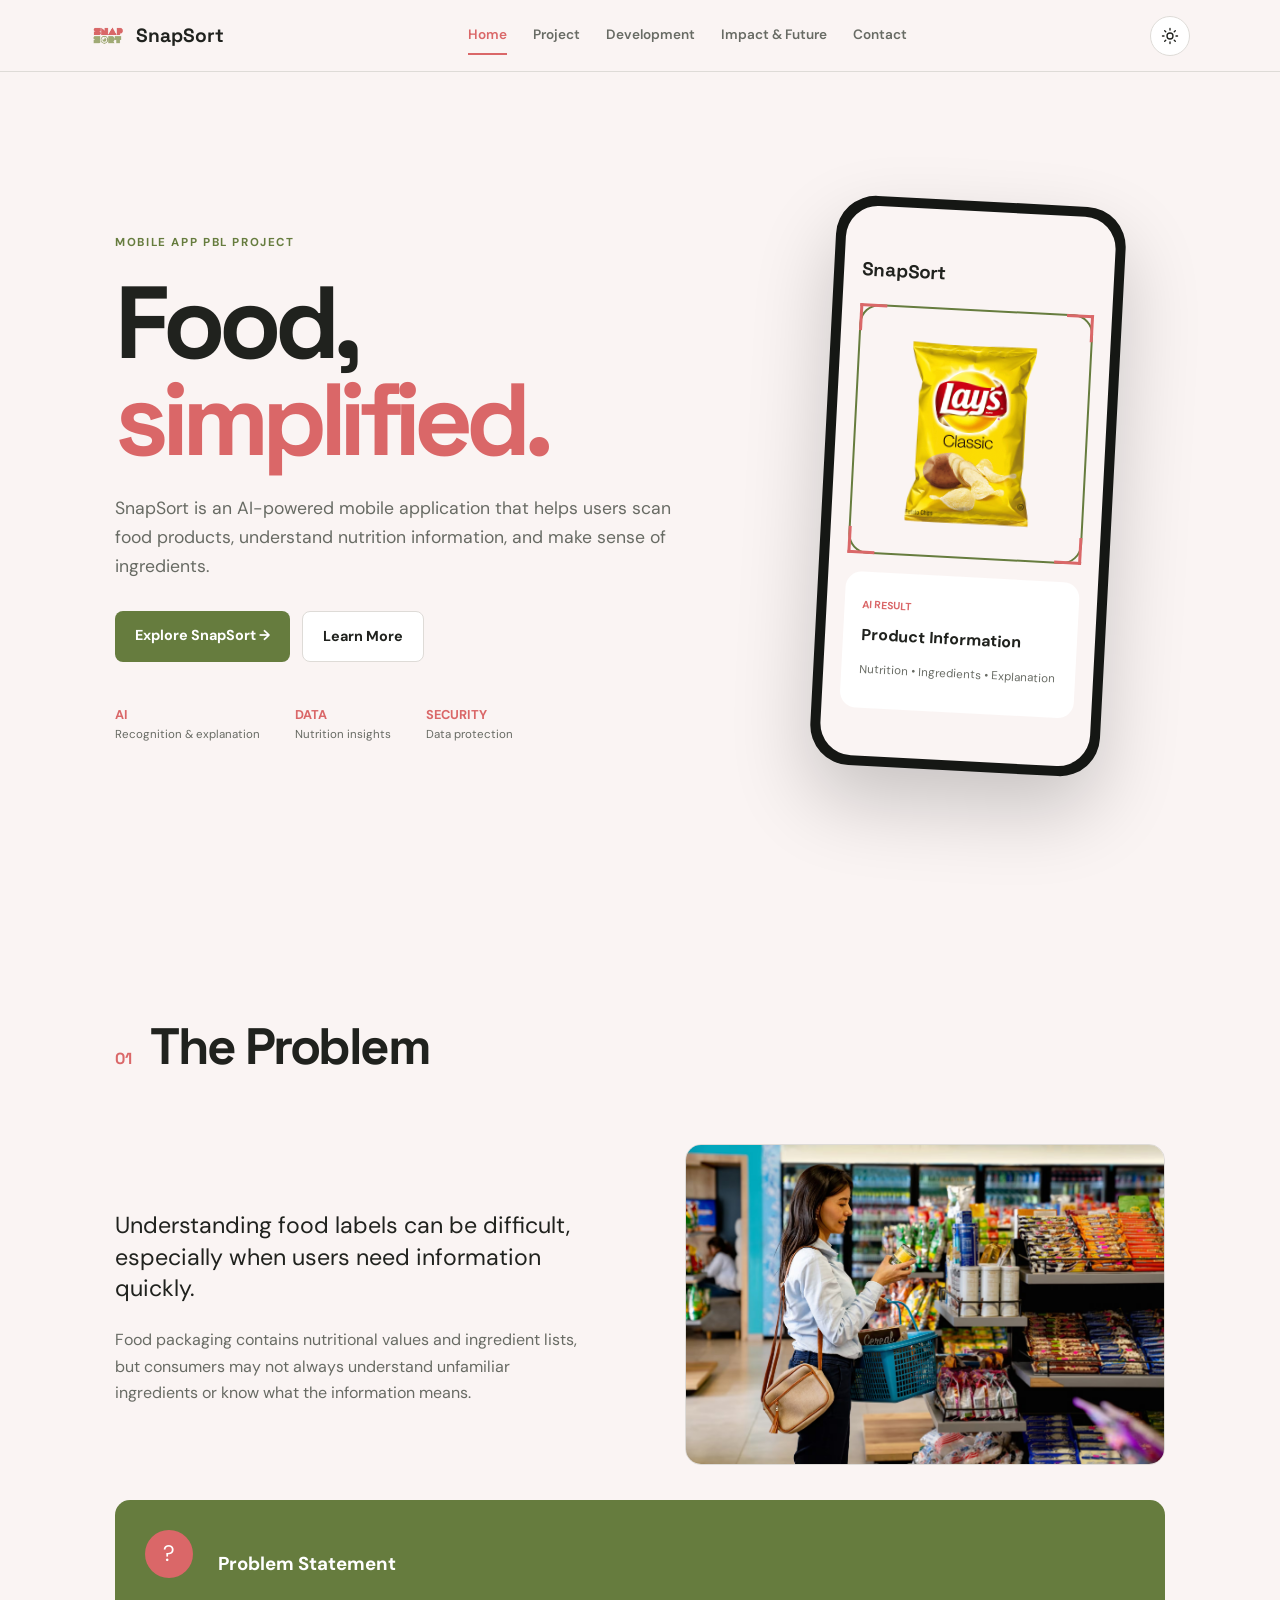
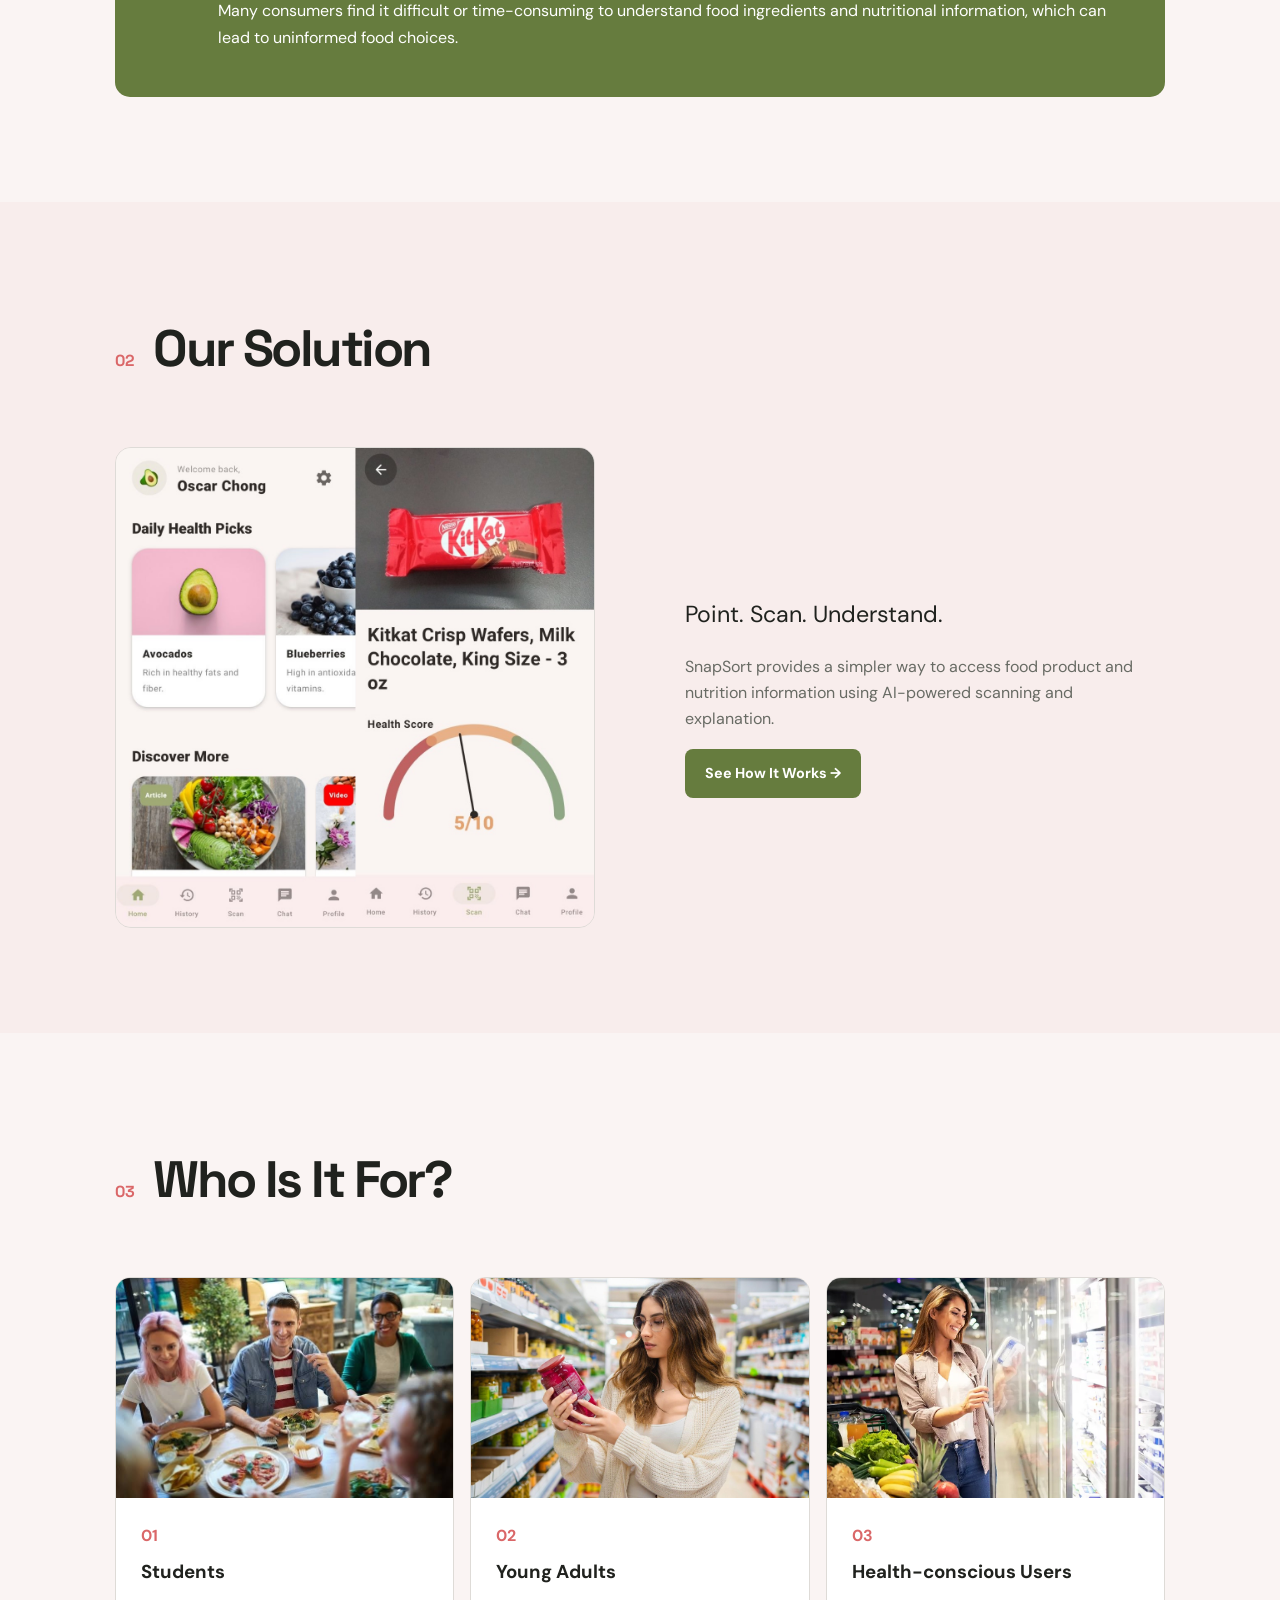
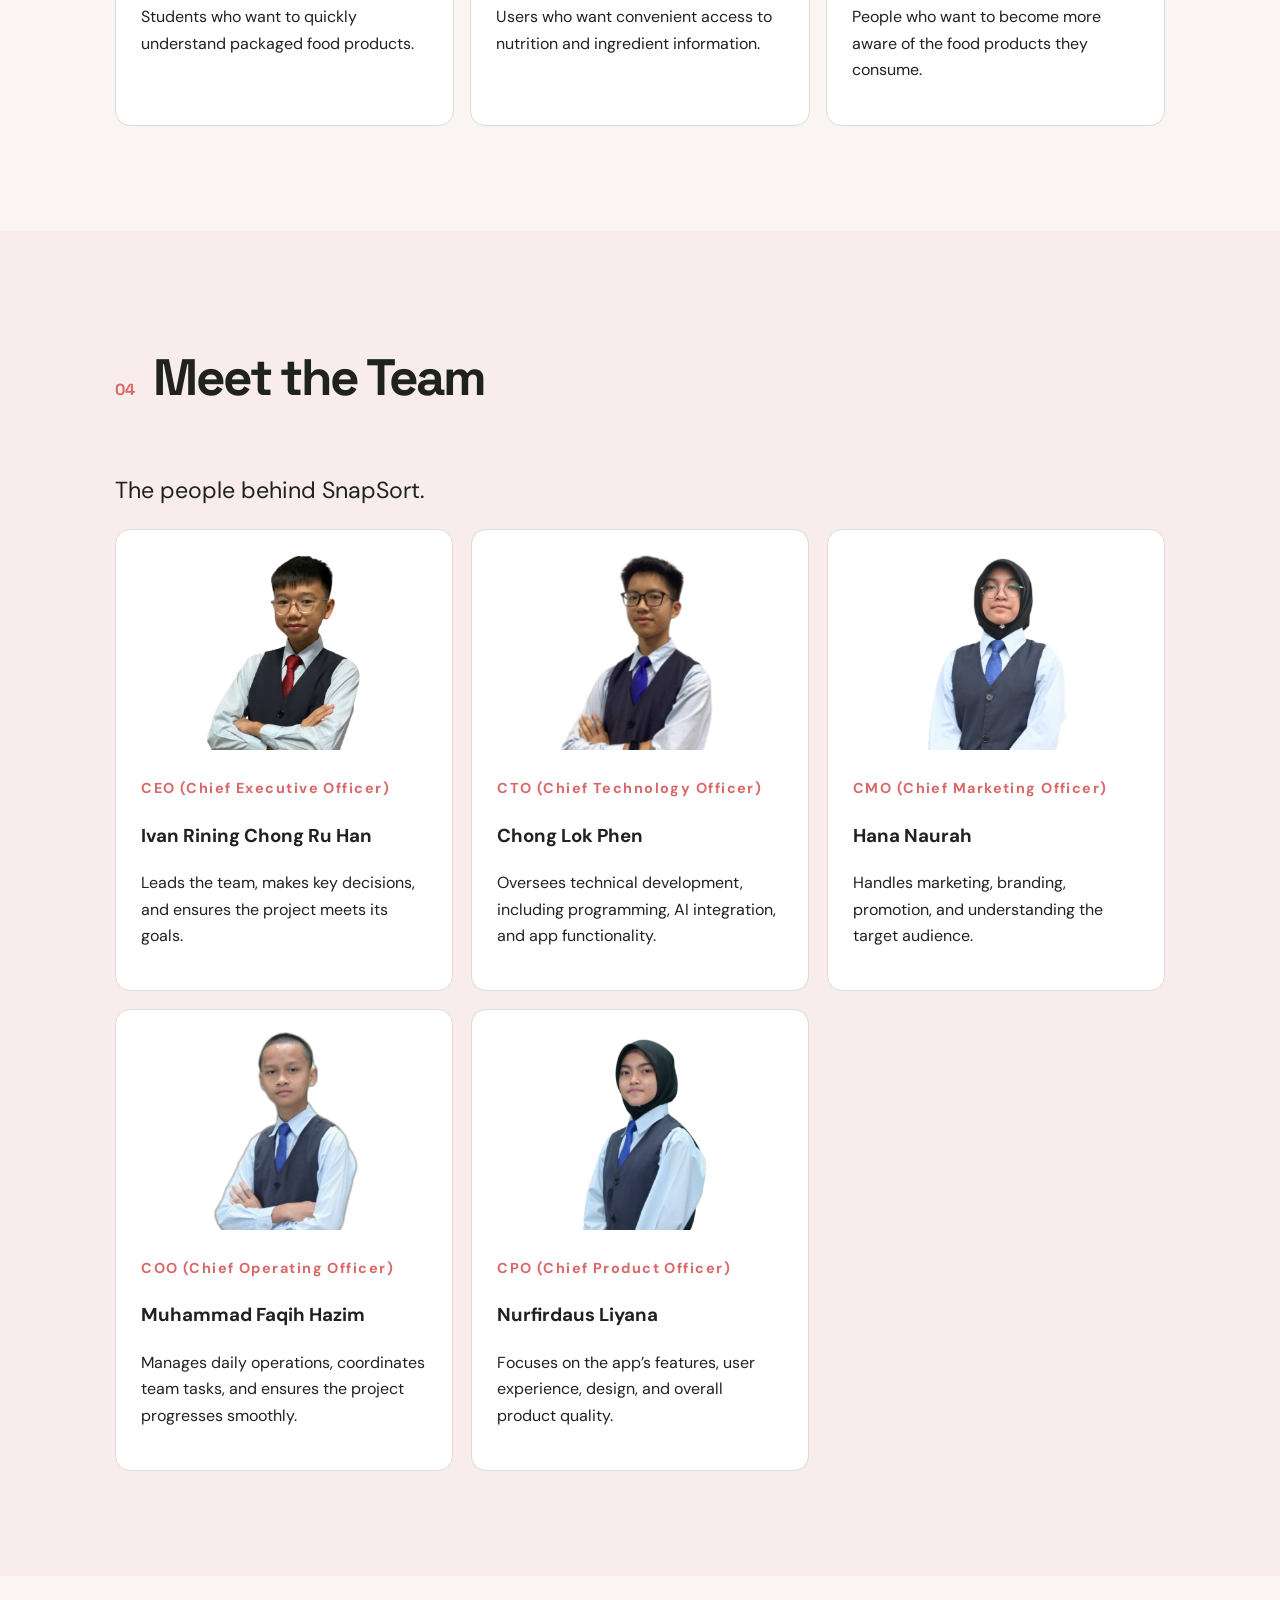
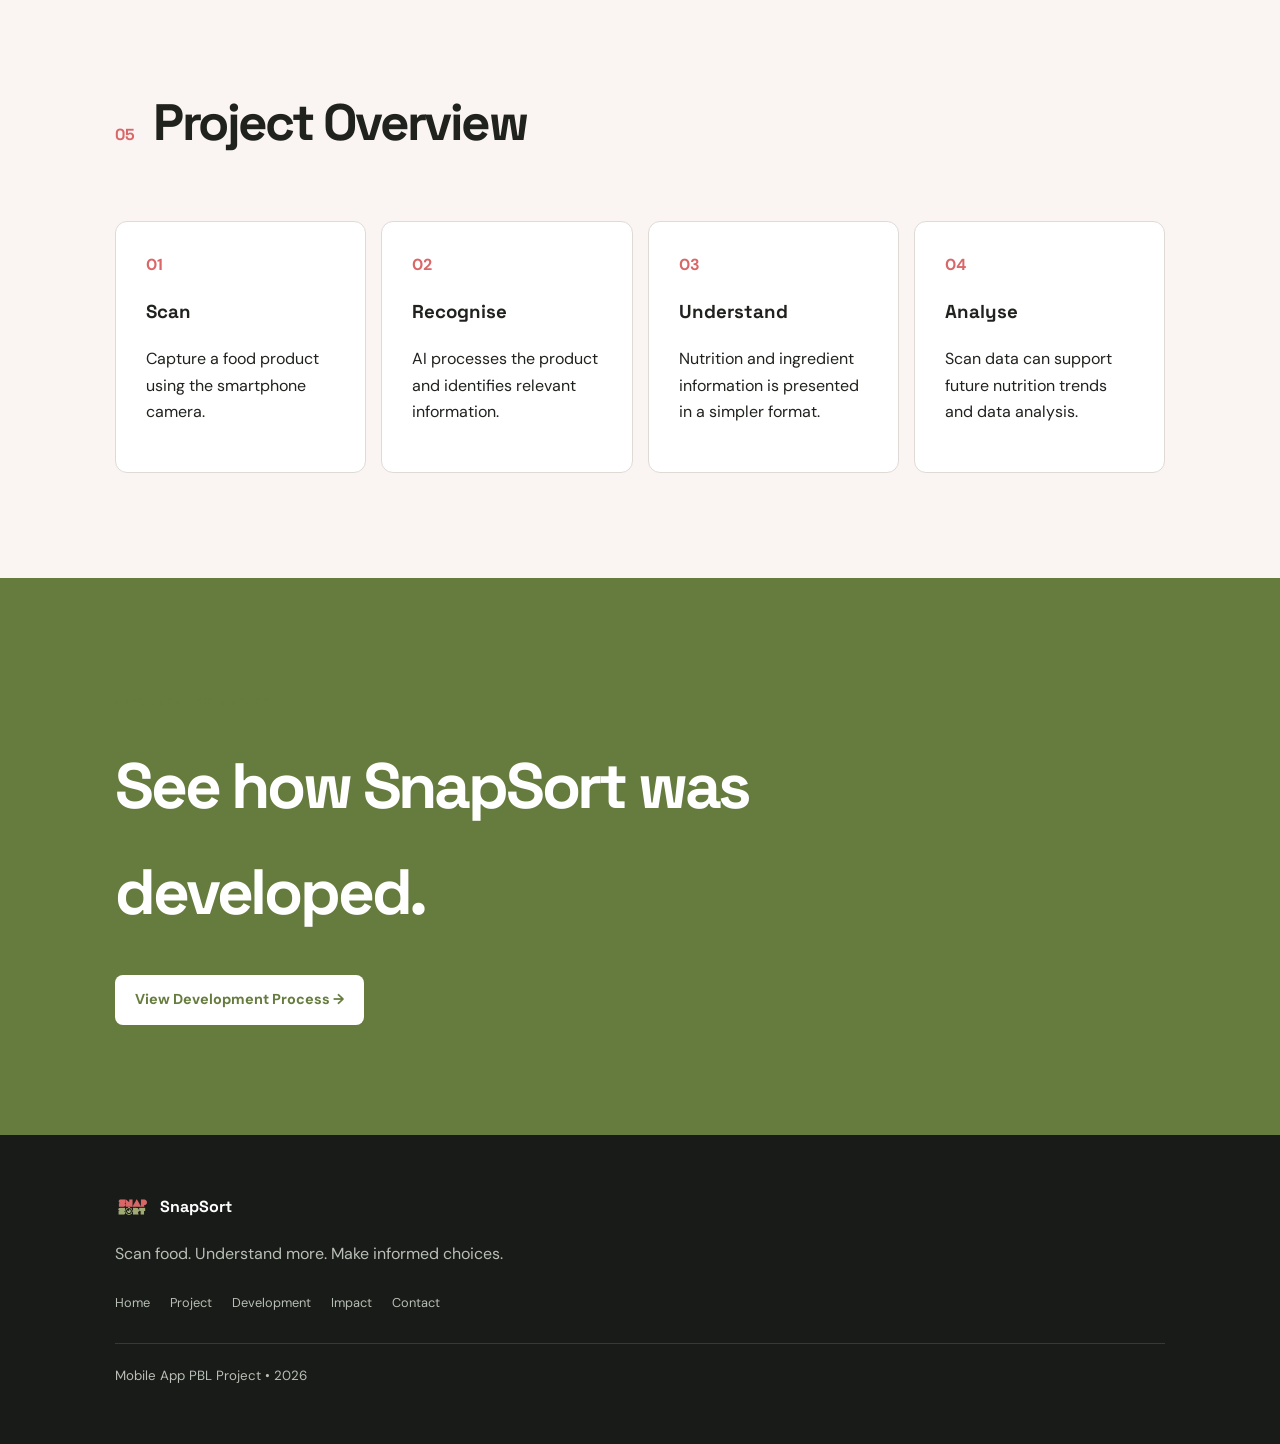
<file: index.html>
<!DOCTYPE html>
<html lang="en">

<head>
    <link rel="apple-touch-icon" sizes="180x180" href="apple-touch-icon.png">
    <link rel="icon" type="image/png" sizes="32x32" href="favicon-32x32.png">
    <link rel="icon" type="image/png" sizes="16x16" href="favicon-16x16.png">
    <link rel="manifest" href="site.webmanifest">
    <meta charset="UTF-8">
    <meta name="viewport" content="width=device-width, initial-scale=1.0">

    <title>SnapSort | AI-Powered Food Scanner</title>

    <link rel="stylesheet" href="style.css">

    <link rel="preconnect" href="https://fonts.googleapis.com">
    <link rel="preconnect" href="https://fonts.gstatic.com" crossorigin>

    <link href="https://fonts.googleapis.com/css2?family=DM+Sans:wght@400;500;600;700&family=Space+Grotesk:wght@500;600;700&display=swap" rel="stylesheet">

</head>

<body>

<header class="navbar">

    <a href="index.html" class="logo">
        <img src="assets/logo.png" alt="SnapSort Logo">
        <span>SnapSort</span>
    </a>

    <nav class="nav-links">
        <a href="index.html" class="active">Home</a>
        <a href="project.html">Project</a>
        <a href="development.html">Development</a>
        <a href="impact.html">Impact & Future</a>
        <a href="contact.html">Contact</a>
    </nav>

    <div class="nav-actions">

        <button id="themeToggle" class="theme-btn" aria-label="Toggle dark mode">
            <svg class="sun-icon" viewBox="0 0 24 24">
                <circle cx="12" cy="12" r="4"></circle>
                <path d="M12 2v2M12 20v2M4.93 4.93l1.41 1.41M17.66 17.66l1.41 1.41M2 12h2M20 12h2M4.93 19.07l1.41-1.41M17.66 6.34l1.41-1.41"></path>
            </svg>

            <svg class="moon-icon" viewBox="0 0 24 24">
                <path d="M21 12.79A9 9 0 1 1 11.21 3 7 7 0 0 0 21 12.79Z"></path>
            </svg>
        </button>

        <button class="menu-btn" id="menuBtn" aria-label="Open menu">
            ☰
        </button>

    </div>

</header>


<!-- HERO -->

<section class="hero">

    <div class="hero-content reveal">

        <span class="eyebrow">
            MOBILE APP PBL PROJECT
        </span>

        <h1>
            Food,
            <span>simplified.</span>
        </h1>

        <p>
            SnapSort is an AI-powered mobile application that helps
            users scan food products, understand nutrition information,
            and make sense of ingredients.
        </p>

        <div class="hero-buttons">

            <a href="project.html" class="btn primary">
                Explore SnapSort →
            </a>

            <a href="#problem" class="btn secondary">
                Learn More
            </a>

        </div>

        <div class="hero-stats">

            <div>
                <strong>AI</strong>
                <span>Recognition & explanation</span>
            </div>

            <div>
                <strong>DATA</strong>
                <span>Nutrition insights</span>
            </div>

            <div>
                <strong>SECURITY</strong>
                <span>Data protection</span>
            </div>

        </div>

    </div>


    <div class="phone-container reveal">

        <div class="phone">

            <div class="phone-screen">

                <h3>SnapSort</h3>

                <div class="scan-box">

                    <div class="corner top-left"></div>
                    <div class="corner top-right"></div>
                    <div class="corner bottom-left"></div>
                    <div class="corner bottom-right"></div>

                    <!--<span>SCAN FOOD</span>-->

                        <img class="scan-box-food" src="assets/food-product.png">

                </div>

                <div class="result-preview">

                    <small>AI RESULT</small>

                    <h4>Product Information</h4>

                    <p>
                        Nutrition • Ingredients • Explanation
                    </p>

                </div>

            </div>

        </div>

    </div>

</section>


<!-- PROBLEM -->

<section class="section" id="problem">

    <div class="section-title reveal">

        <span>01</span>

        <h2>The Problem</h2>

    </div>


    <div class="two-column">

        <div class="reveal">

            <p class="large-text">
                Understanding food labels can be difficult,
                especially when users need information quickly.
            </p>

            <p class="muted">
                Food packaging contains nutritional values and
                ingredient lists, but consumers may not always
                understand unfamiliar ingredients or know what
                the information means.
            </p>

        </div>


        <!-- IMAGE -->

        <div class="visual-card reveal">

            <img
                src="assets/problem-shopping.jpg"
                alt="Person shopping for food"
            >

            <!--<div class="image-caption">
                Replace this with an image showing the problem,
                such as a person comparing food products.
            </div>-->

        </div>

    </div>


    <div class="problem-statement-box reveal">

        <div class="problem-icon">?</div>

        <div>

            <h3>Problem Statement</h3>

            <p>
                Many consumers find it difficult or time-consuming
                to understand food ingredients and nutritional
                information, which can lead to uninformed food choices.
            </p>

        </div>

    </div>

</section>


<!-- SOLUTION -->

<section class="section tinted">

    <div class="section-title reveal">

        <span>02</span>

        <h2>Our Solution</h2>

    </div>


    <div class="solution-layout">

        <div class="visual-card reveal">

            <img
                src="assets/solution.jpg"
                alt="SnapSort solution"
            >

            <!--<div class="image-caption">
                Add an image showing the app solving the problem.
            </div>-->

        </div>


        <div class="reveal">

            <p class="large-text">
                Point. Scan. Understand.
            </p>

            <p class="muted">
                SnapSort provides a simpler way to access food
                product and nutrition information using AI-powered
                scanning and explanation.
            </p>

            <a href="project.html" class="btn primary">
                See How It Works →
            </a>

        </div>

    </div>

</section>


<!-- TARGET USERS -->

<section class="section">

    <div class="section-title reveal">

        <span>03</span>

        <h2>Who Is It For?</h2>

    </div>


    <div class="audience-grid">

        <div class="audience-card reveal">

            <img
                src="assets/students.jpg"
                alt="Students"
            >

            <div class="audience-content">

                <span>01</span>

                <h3>Students</h3>

                <p>
                    Students who want to quickly understand
                    packaged food products.
                </p>

            </div>

        </div>


        <div class="audience-card reveal">

            <img
                src="assets/young-adults.jpg"
                alt="Young adults"
            >

            <div class="audience-content">

                <span>02</span>

                <h3>Young Adults</h3>

                <p>
                    Users who want convenient access to
                    nutrition and ingredient information.
                </p>

            </div>

        </div>


        <div class="audience-card reveal">

            <img
                src="assets/health-conscious.jpg"
                alt="Health conscious consumer"
            >

            <div class="audience-content">

                <span>03</span>

                <h3>Health-conscious Users</h3>

                <p>
                    People who want to become more aware of
                    the food products they consume.
                </p>

            </div>

        </div>

    </div>

</section>


<!-- MEET THE TEAM -->

<section class="section tinted">

    <div class="section-title reveal">

        <span>04</span>

        <h2>Meet the Team</h2>

    </div>


    <p class="large-text reveal">
        The people behind SnapSort.
    </p>


    <div class="team-grid">

        <div class="team-card reveal">

            <img
                src="assets/team-member-1.png"
                alt="Team member"
            >

            <div>

                <span>CEO (Chief Executive Officer)</span>

                <h3>Ivan Rining Chong Ru Han</h3>

                <p>
                    Leads the team, makes key decisions, and ensures the project meets its goals.
                </p>

            </div>

        </div>


        <div class="team-card reveal">

            <img
                src="assets/team-member-2.png"
                alt="Team member"
            >

            <div>

                <span>CTO (Chief Technology Officer)</span>

                <h3>Chong Lok Phen</h3>

                <p>
                    Oversees technical development, including programming, AI integration, and app functionality.
                </p>

            </div>

        </div>

        <div class="team-card reveal">

            <img
                src="assets/team-member-3.png"
                alt="Team member"
            >

            <div>

                <span>CMO (Chief Marketing Officer)</span>

                <h3>Hana Naurah</h3>

                <p>
                    Handles marketing, branding, promotion, and understanding the target audience.
                </p>

            </div>

        </div>

        <div class="team-card reveal">

            <img
                src="assets/team-member-4.png"
                alt="Team member"
            >

            <div>

                <span>COO (Chief Operating Officer)</span>

                <h3>Muhammad Faqih Hazim</h3>

                <p>
                    Manages daily operations, coordinates team tasks, and ensures the project progresses smoothly.
                </p>

            </div>

        </div>


        <div class="team-card reveal">

            <img
                src="assets/team-member-5.png"
                alt="Team member"
            >

            <div>

                <span>CPO (Chief Product Officer)</span>

                <h3>Nurfirdaus Liyana</h3>

                <p>
                    Focuses on the app’s features, user experience, design, and overall product quality.
                </p>

            </div>

        </div>

    </div>

</section>


<!-- QUICK PROJECT OVERVIEW -->

<section class="section">

    <div class="section-title reveal">

        <span>05</span>

        <h2>Project Overview</h2>

    </div>


    <div class="overview-grid">

        <div class="overview-card reveal">

            <strong>01</strong>

            <h3>Scan</h3>

            <p>
                Capture a food product using the smartphone camera.
            </p>

        </div>


        <div class="overview-card reveal">

            <strong>02</strong>

            <h3>Recognise</h3>

            <p>
                AI processes the product and identifies relevant information.
            </p>

        </div>


        <div class="overview-card reveal">

            <strong>03</strong>

            <h3>Understand</h3>

            <p>
                Nutrition and ingredient information is presented
                in a simpler format.
            </p>

        </div>


        <div class="overview-card reveal">

            <strong>04</strong>

            <h3>Analyse</h3>

            <p>
                Scan data can support future nutrition trends
                and data analysis.
            </p>

        </div>

    </div>

</section>


<!-- CTA -->

<section class="cta-section">

    <div class="reveal">

        <span class="eyebrow">
            DISCOVER THE PROJECT
        </span>

        <h2>
            See how SnapSort was developed.
        </h2>

        <a href="development.html" class="btn white">
            View Development Process →
        </a>

    </div>

</section>


<footer>

    <div class="footer-brand">

        <img
            src="assets/logo.png"
            alt="SnapSort Logo"
        >

        <span>SnapSort</span>

    </div>

    <p>
        Scan food. Understand more. Make informed choices.
    </p>

    <div class="footer-links">

        <a href="index.html">Home</a>
        <a href="project.html">Project</a>
        <a href="development.html">Development</a>
        <a href="impact.html">Impact</a>
        <a href="contact.html">Contact</a>

    </div>

    <div class="footer-line"></div>

    <small>
        Mobile App PBL Project • 2026
    </small>

</footer>


<button id="backToTop" class="back-to-top" aria-label="Back to top">
    ↑
</button>


<script src="script.js"></script>

</body>
</html>
</file>
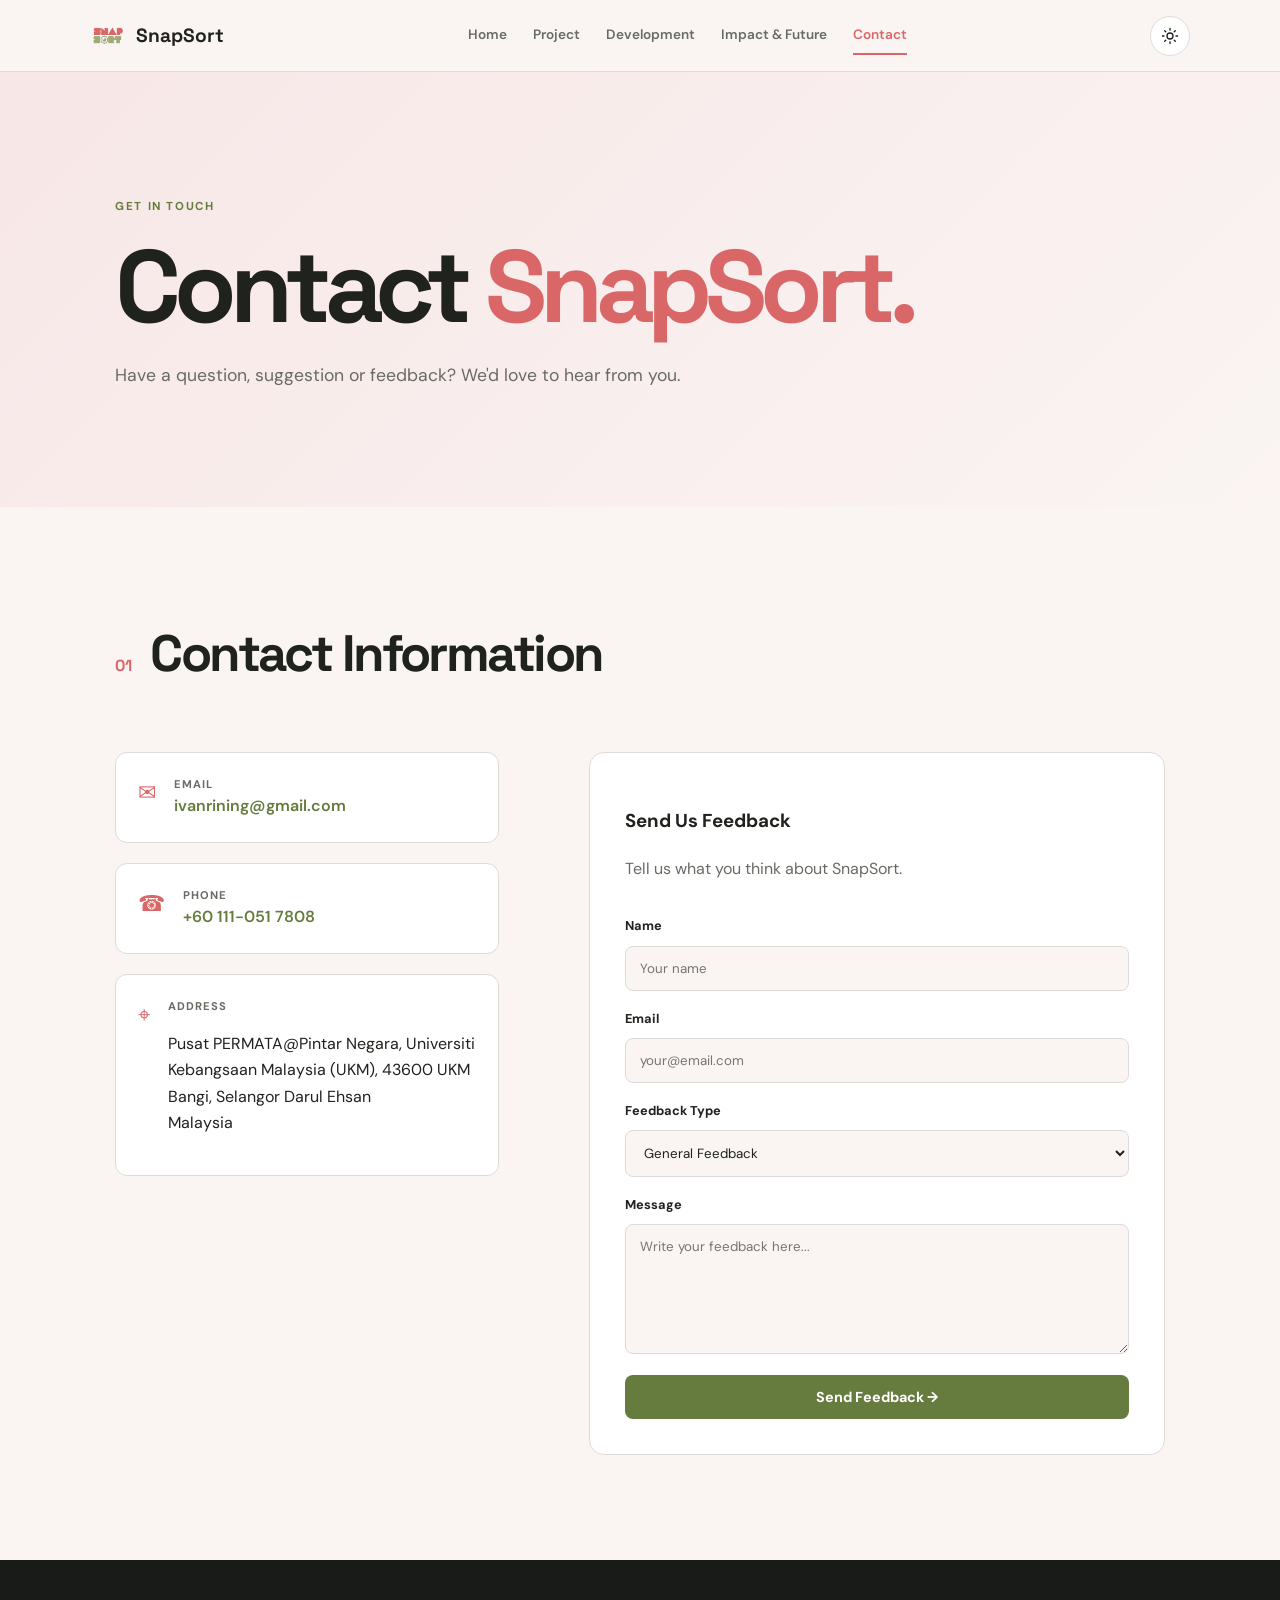
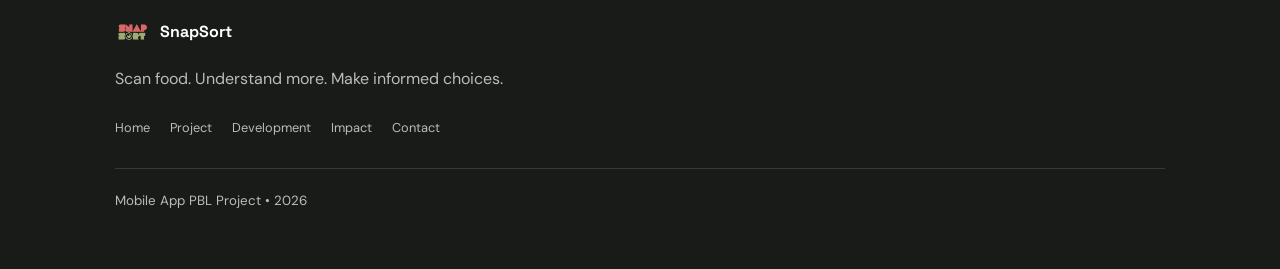
<file: contact.html>
<!DOCTYPE html>
<html lang="en">

<head>
    <link rel="apple-touch-icon" sizes="180x180" href="/apple-touch-icon.png">
    <link rel="icon" type="image/png" sizes="32x32" href="/favicon-32x32.png">
    <link rel="icon" type="image/png" sizes="16x16" href="/favicon-16x16.png">
    <link rel="manifest" href="/site.webmanifest">

    <meta charset="UTF-8">
    <meta name="viewport" content="width=device-width, initial-scale=1.0">

    <title>SnapSort | Contact</title>

    <link rel="stylesheet" href="style.css">

    <link rel="preconnect" href="https://fonts.googleapis.com">
    <link rel="preconnect" href="https://fonts.gstatic.com" crossorigin">

    <link href="https://fonts.googleapis.com/css2?family=DM+Sans:wght@400;500;600;700&family=Space+Grotesk:wght@500;600;700&display=swap" rel="stylesheet">

    

</head>

<body>

<header class="navbar">

    <a href="index.html" class="logo">

        <img src="assets/logo.png" alt="SnapSort Logo">

        <span>SnapSort</span>

    </a>


    <nav class="nav-links">

        <a href="index.html">Home</a>
        <a href="project.html">Project</a>
        <a href="development.html">Development</a>
        <a href="impact.html">Impact & Future</a>
        <a href="contact.html" class="active">Contact</a>

    </nav>


    <div class="nav-actions">

        <button id="themeToggle" class="theme-btn">

            <svg class="sun-icon" viewBox="0 0 24 24">
                <circle cx="12" cy="12" r="4"></circle>
                <path d="M12 2v2M12 20v2M4.93 4.93l1.41 1.41M17.66 17.66l1.41 1.41M2 12h2M20 12h2M4.93 19.07l1.41-1.41M17.66 6.34l1.41-1.41"></path>
            </svg>

            <svg class="moon-icon" viewBox="0 0 24 24">
                <path d="M21 12.79A9 9 0 1 1 11.21 3 7 7 0 0 0 21 12.79Z"></path>
            </svg>

        </button>


        <button class="menu-btn" id="menuBtn">
            ☰
        </button>

    </div>

</header>


<section class="page-hero">

    <div class="reveal">

        <span class="eyebrow">
            GET IN TOUCH
        </span>

        <h1>
            Contact
            <span>SnapSort.</span>
        </h1>

        <p>
            Have a question, suggestion or feedback?
            We'd love to hear from you.
        </p>

    </div>

</section>


<!-- CONTACT INFORMATION -->

<section class="section">

    <div class="section-title reveal">

        <span>01</span>

        <h2>Contact Information</h2>

    </div>


    <div class="contact-grid">


        <div class="contact-info reveal">

            <div class="contact-item">

                <span>✉</span>

                <div>

                    <small>Email</small>

                    <a href="mailto:ivanrining@gmail.com">
                        ivanrining@gmail.com
                    </a>

                </div>

            </div>


            <div class="contact-item">

                <span>☎</span>

                <div>

                    <small>Phone</small>

                    <a href="tel:+601110517808">
                        +60 111-051 7808
                    </a>

                </div>

            </div>


            <div class="contact-item">

                <span>⌖</span>

                <div>

                    <small>Address</small>

                    <p>
                        Pusat PERMATA@Pintar Negara, Universiti Kebangsaan Malaysia (UKM), 43600 UKM Bangi, Selangor Darul Ehsan<br>
                        Malaysia
                    </p>

                </div>

            </div>

        </div>


        <!-- FEEDBACK -->

        <div class="feedback-box reveal">

            <h3>
                Send Us Feedback
            </h3>

            <p class="muted">
                Tell us what you think about SnapSort.
            </p>


            <!--
                IMPORTANT:
                Replace the action URL below with
                your Formspree endpoint.

                Example:
                https://formspree.io/f/YOUR_FORM_ID
            -->

            <form
                action="https://formspree.io/f/mvkzrldv"
                method="POST"
            >

                <label for="name">
                    Name
                </label>

                <input
                    type="text"
                    id="name"
                    name="name"
                    placeholder="Your name"
                    required
                >


                <label for="email">
                    Email
                </label>

                <input
                    type="email"
                    id="email"
                    name="email"
                    placeholder="your@email.com"
                    required
                >


                <label for="type">
                    Feedback Type
                </label>

                <select id="type" name="feedback_type">

                    <option value="general">
                        General Feedback
                    </option>

                    <option value="suggestion">
                        Suggestion
                    </option>

                    <option value="bug">
                        Bug Report
                    </option>

                    <option value="question">
                        Question
                    </option>

                </select>


                <label for="message">
                    Message
                </label>

                <textarea
                    id="message"
                    name="message"
                    rows="6"
                    placeholder="Write your feedback here..."
                    required
                ></textarea>


                <button
                    type="submit"
                    class="btn primary"
                >
                    Send Feedback →
                </button>

            </form>

        </div>

    </div>

</section>





<footer>

    <div class="footer-brand">

        <img src="assets/logo.png" alt="SnapSort Logo">

        <span>SnapSort</span>

    </div>

    <p>
        Scan food. Understand more. Make informed choices.
    </p>

    <div class="footer-links">

        <a href="index.html">Home</a>
        <a href="project.html">Project</a>
        <a href="development.html">Development</a>
        <a href="impact.html">Impact</a>
        <a href="contact.html">Contact</a>

    </div>

    <div class="footer-line"></div>

    <small>
        Mobile App PBL Project • 2026
    </small>

</footer>


<button id="backToTop" class="back-to-top">
    ↑
</button>


<script src="script.js"></script>

</body>
</html>
</file>
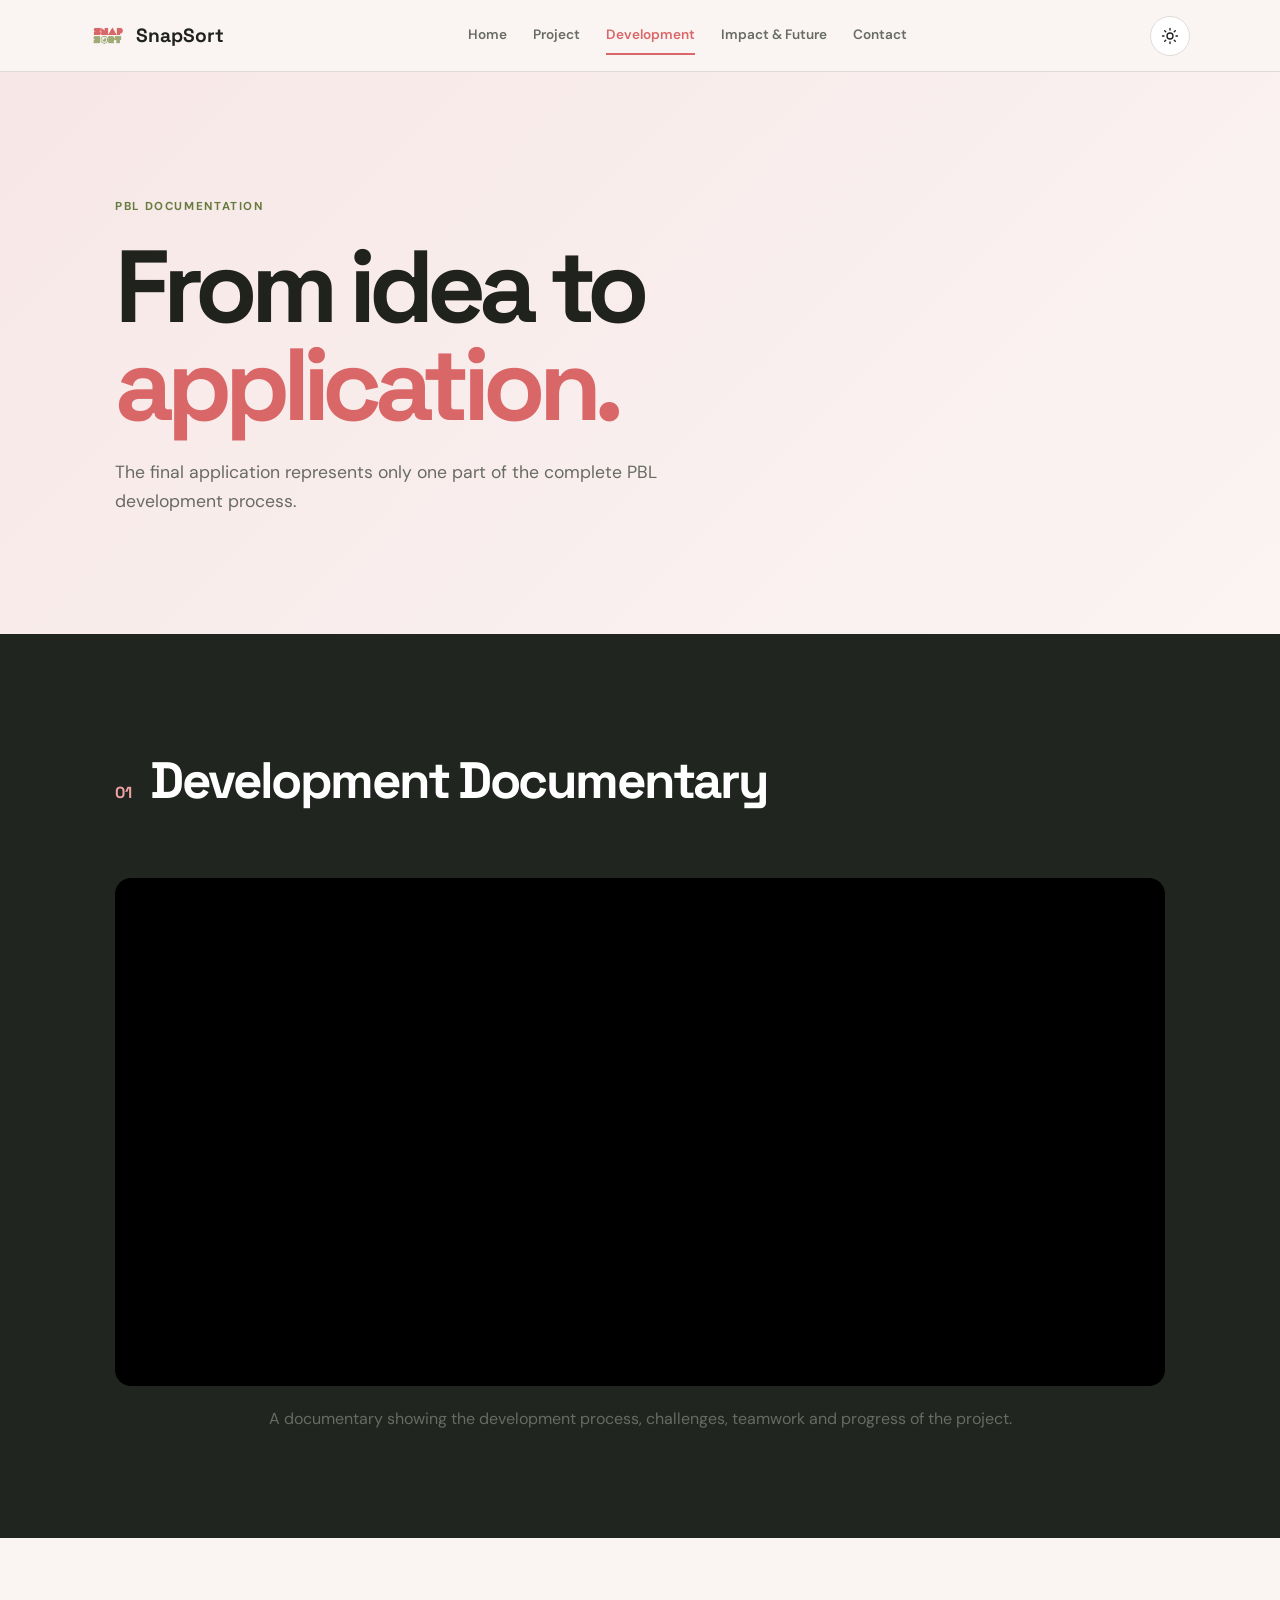
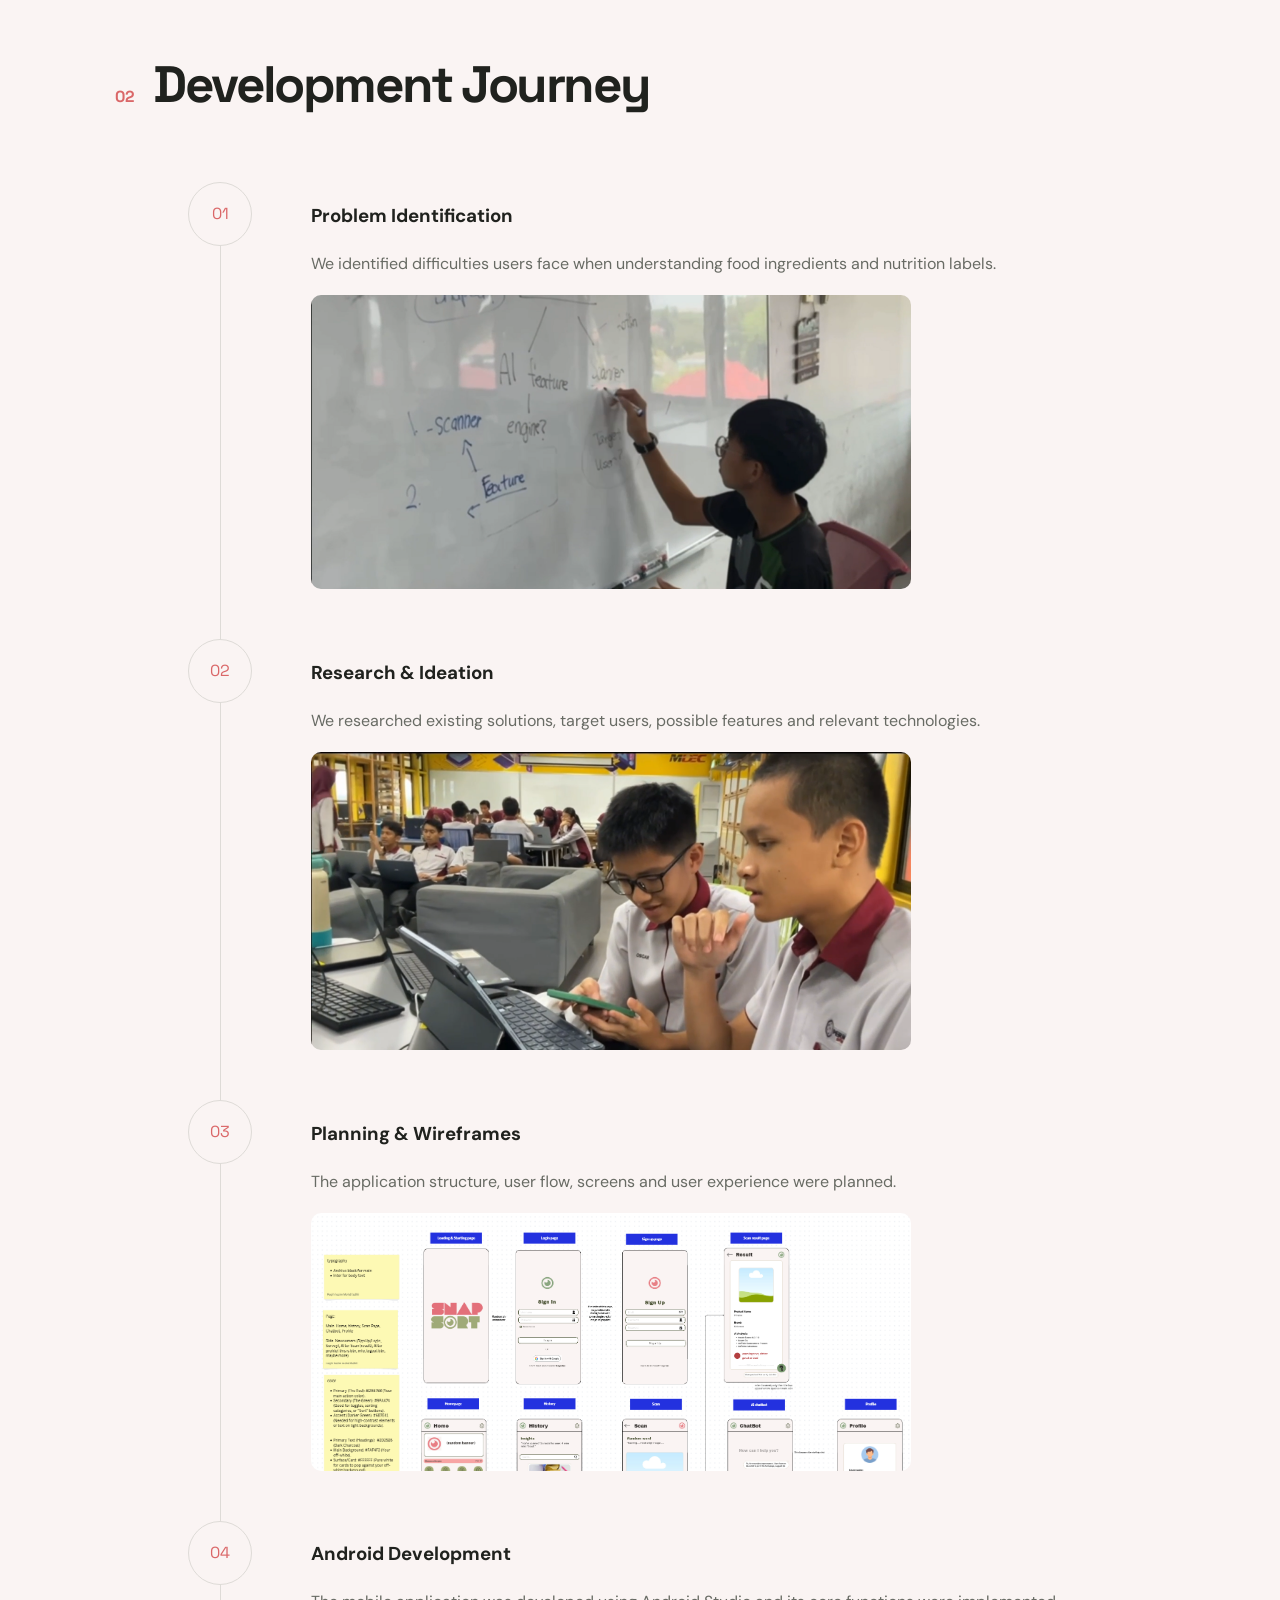
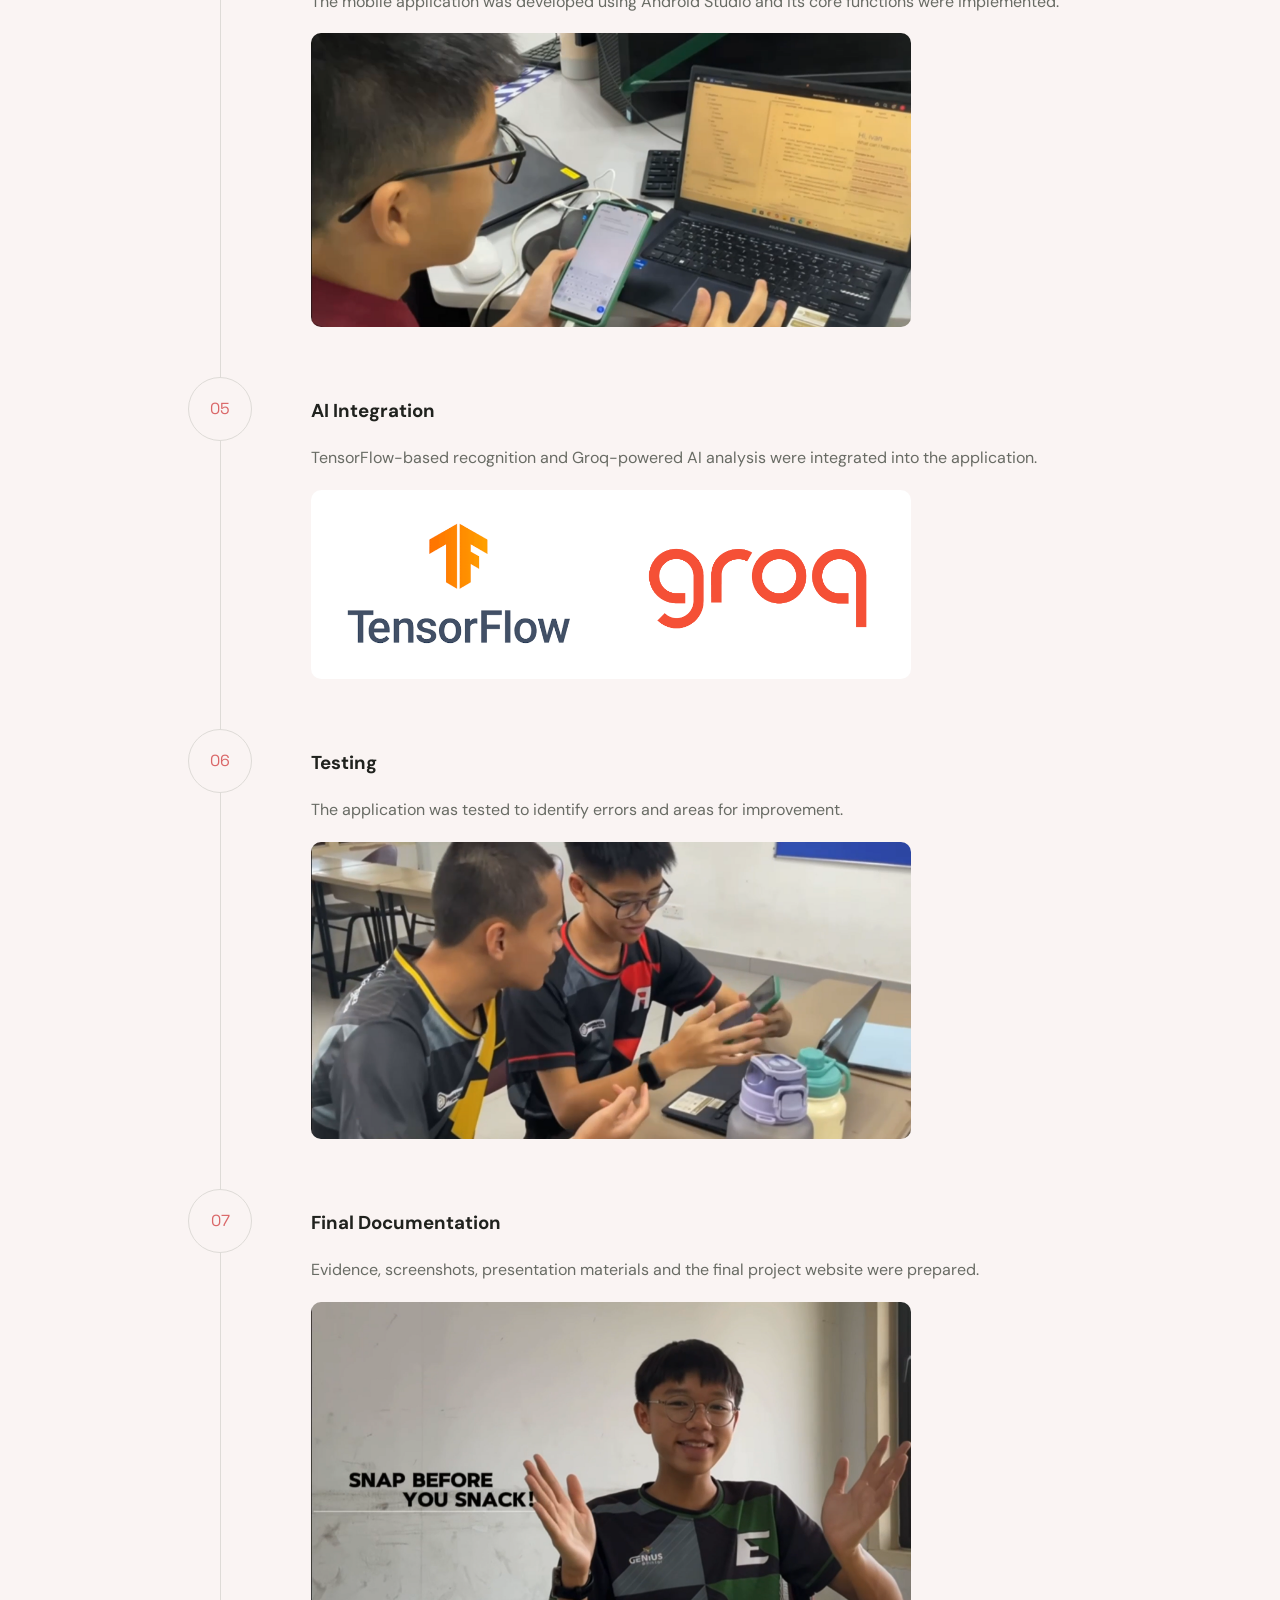
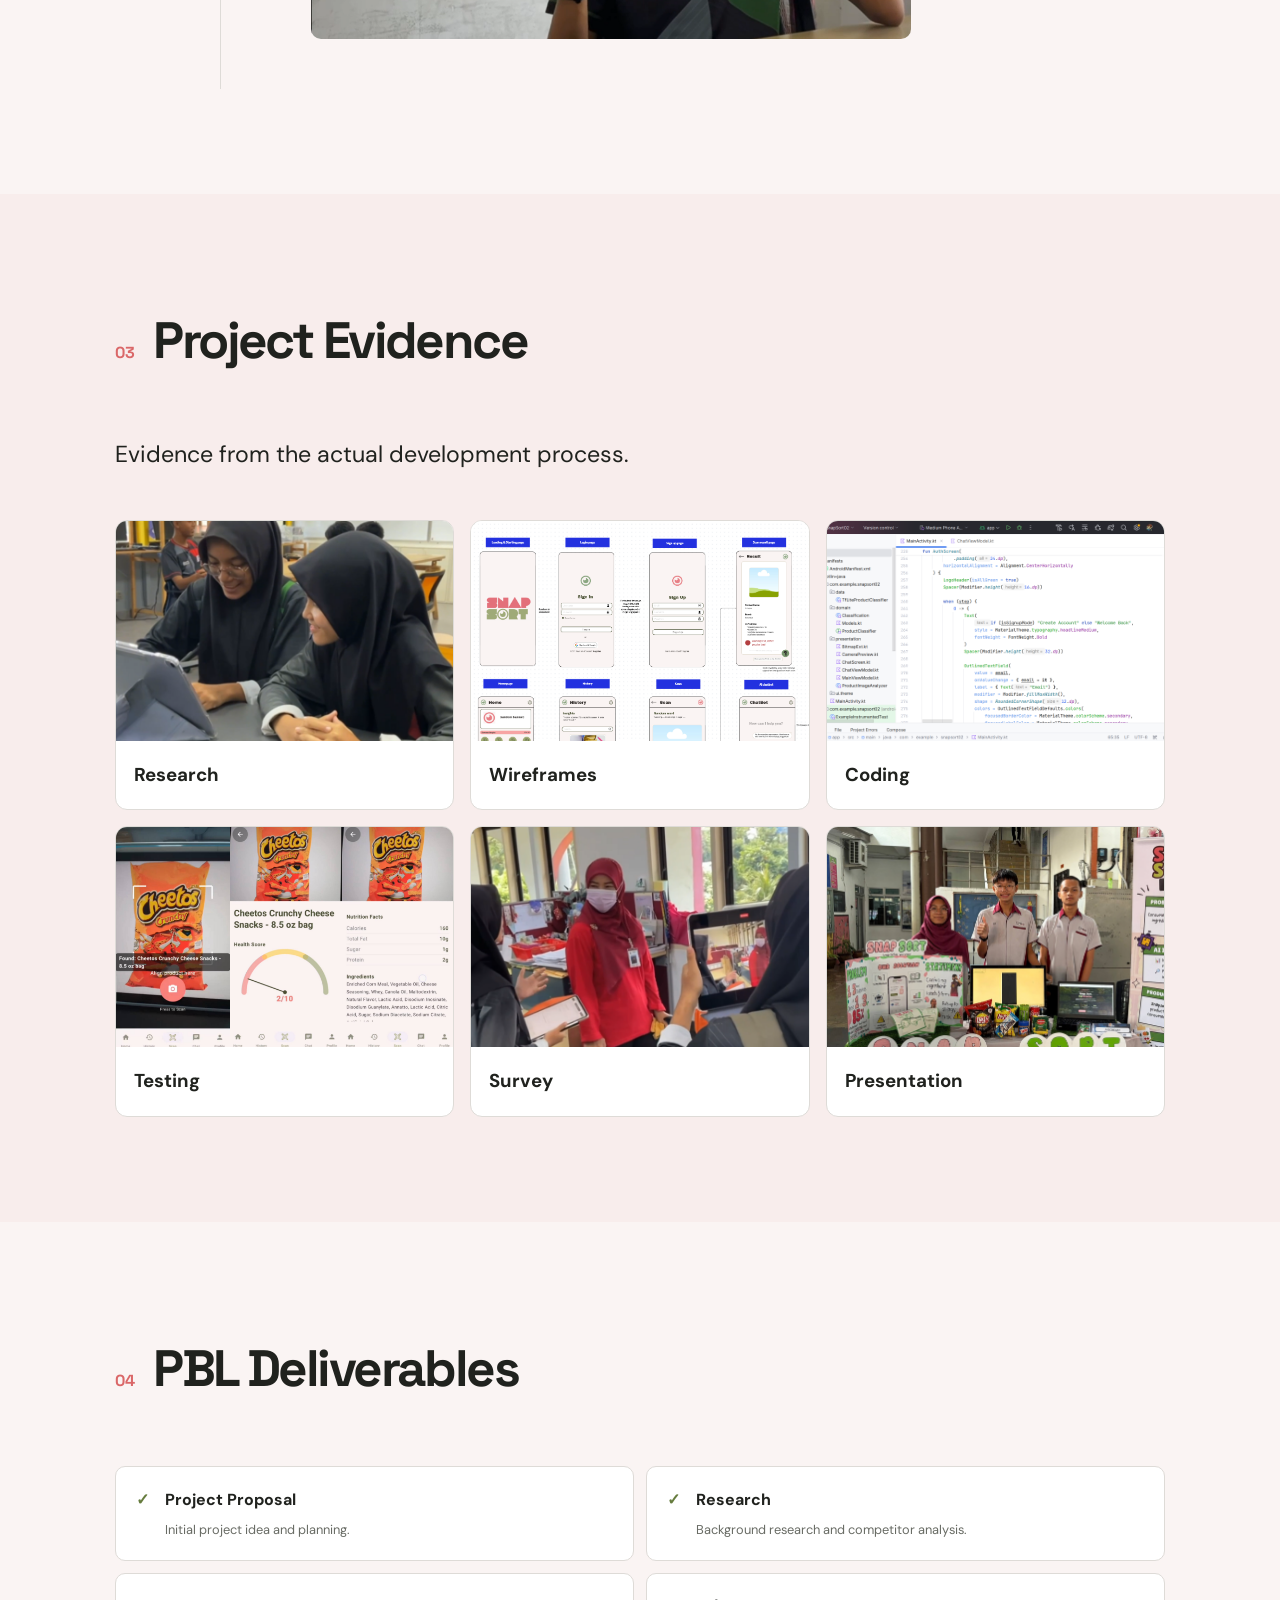
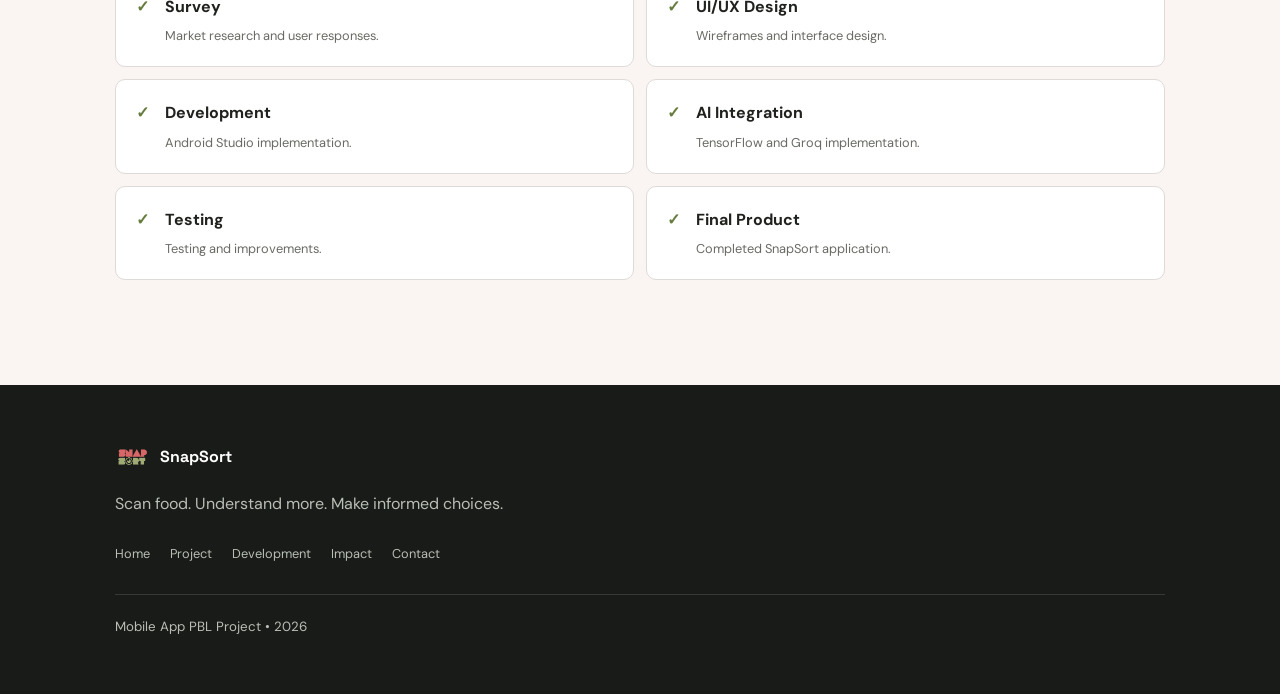
<file: development.html>
<!DOCTYPE html>
<html lang="en">

<head>
    <link rel="apple-touch-icon" sizes="180x180" href="/apple-touch-icon.png">
    <link rel="icon" type="image/png" sizes="32x32" href="/favicon-32x32.png">
    <link rel="icon" type="image/png" sizes="16x16" href="/favicon-16x16.png">
    <link rel="manifest" href="/site.webmanifest">

    <meta charset="UTF-8">
    <meta name="viewport" content="width=device-width, initial-scale=1.0">

    <title>SnapSort | Development</title>

    <link rel="stylesheet" href="style.css">

    <link rel="preconnect" href="https://fonts.googleapis.com">
    <link rel="preconnect" href="https://fonts.gstatic.com" crossorigin>

    <link href="https://fonts.googleapis.com/css2?family=DM+Sans:wght@400;500;600;700&family=Space+Grotesk:wght@500;600;700&display=swap" rel="stylesheet">

    

</head>

<body>

<header class="navbar">

    <a href="index.html" class="logo">
        <img src="assets/logo.png" alt="SnapSort Logo">
        <span>SnapSort</span>
    </a>

    <nav class="nav-links">
        <a href="index.html">Home</a>
        <a href="project.html">Project</a>
        <a href="development.html" class="active">Development</a>
        <a href="impact.html">Impact & Future</a>
        <a href="contact.html">Contact</a>
    </nav>

    <div class="nav-actions">

        <button id="themeToggle" class="theme-btn">

            <svg class="sun-icon" viewBox="0 0 24 24">
                <circle cx="12" cy="12" r="4"></circle>
                <path d="M12 2v2M12 20v2M4.93 4.93l1.41 1.41M17.66 17.66l1.41 1.41M2 12h2M20 12h2M4.93 19.07l1.41-1.41M17.66 6.34l1.41-1.41"></path>
            </svg>

            <svg class="moon-icon" viewBox="0 0 24 24">
                <path d="M21 12.79A9 9 0 1 1 11.21 3 7 7 0 0 0 21 12.79Z"></path>
            </svg>

        </button>

        <button class="menu-btn" id="menuBtn">
            ☰
        </button>

    </div>

</header>


<section class="page-hero">

    <div class="reveal">

        <span class="eyebrow">
            PBL DOCUMENTATION
        </span>

        <h1>
            From idea to
            <span>application.</span>
        </h1>

        <p>
            The final application represents only one part
            of the complete PBL development process.
        </p>

    </div>

</section>


<!-- DEVELOPMENT DOCUMENTARY -->

<section class="section dark-section">

    <div class="section-title light reveal">

        <span>01</span>

        <h2>Development Documentary</h2>

    </div>


    <div class="video-box reveal">

        <iframe width="100%" height="500" src="https://www.youtube.com/embed/9een4OrPqUg?si=pWdsdxjcXs5vS1Zm" title="YouTube video player" frameborder="0" allow="accelerometer; autoplay; clipboard-write; encrypted-media; gyroscope; picture-in-picture; web-share" referrerpolicy="strict-origin-when-cross-origin" allowfullscreen></iframe>

    </div>

    <p class="video-description reveal">

        A documentary showing the development process,
        challenges, teamwork and progress of the project.

    </p>

</section>


<!-- TIMELINE -->

<section class="section">

    <div class="section-title reveal">

        <span>02</span>

        <h2>Development Journey</h2>

    </div>


    <div class="timeline">


        <div class="timeline-item reveal">

            <span>01</span>

            <div>

                <h3>Problem Identification</h3>

                <p>
                    We identified difficulties users face when
                    understanding food ingredients and nutrition labels.
                </p>

                <img
                    src="assets/process-problem.png"
                    alt="Problem identification"
                >

            </div>

        </div>


        <div class="timeline-item reveal">

            <span>02</span>

            <div>

                <h3>Research & Ideation</h3>

                <p>
                    We researched existing solutions, target users,
                    possible features and relevant technologies.
                </p>

                <img
                    src="assets/process-research.png"
                    alt="Research and ideation"
                >

            </div>

        </div>


        <div class="timeline-item reveal">

            <span>03</span>

            <div>

                <h3>Planning & Wireframes</h3>

                <p>
                    The application structure, user flow,
                    screens and user experience were planned.
                </p>

                <img
                    src="assets/process-wireframe.png"
                    alt="Wireframes"
                >

            </div>

        </div>


        <div class="timeline-item reveal">

            <span>04</span>

            <div>

                <h3>Android Development</h3>

                <p>
                    The mobile application was developed using
                    Android Studio and its core functions were implemented.
                </p>

                <img
                    src="assets/process-coding.png"
                    alt="Android Studio development"
                >

            </div>

        </div>


        <div class="timeline-item reveal">

            <span>05</span>

            <div>

                <h3>AI Integration</h3>

                <p>
                    TensorFlow-based recognition and Groq-powered
                    AI analysis were integrated into the application.
                </p>

                <img
                    src="assets/process-ai.png"
                    alt="AI integration"
                >

            </div>

        </div>


        <div class="timeline-item reveal">

            <span>06</span>

            <div>

                <h3>Testing</h3>

                <p>
                    The application was tested to identify
                    errors and areas for improvement.
                </p>

                <img
                    src="assets/process-testing.png"
                    alt="Application testing"
                >

            </div>

        </div>


        <div class="timeline-item reveal">

            <span>07</span>

            <div>

                <h3>Final Documentation</h3>

                <p>
                    Evidence, screenshots, presentation materials
                    and the final project website were prepared.
                </p>

                <img
                    src="assets/process-final.png"
                    alt="Final documentation"
                >

            </div>

        </div>

    </div>

</section>


<!-- EVIDENCE -->

<section class="section tinted">

    <div class="section-title reveal">

        <span>03</span>

        <h2>Project Evidence</h2>

    </div>


    <p class="large-text reveal">
        Evidence from the actual development process.
    </p>


    <div class="evidence-grid">


        <div class="evidence-card reveal">

            <img
                src="assets/evidence-research.png"
                alt="Research evidence"
            >

            <h3>Research</h3>

        </div>


        <div class="evidence-card reveal">

            <img
                src="assets/evidence-wireframes.png"
                alt="Wireframe evidence"
            >

            <h3>Wireframes</h3>

        </div>


        <div class="evidence-card reveal">

            <img
                src="assets/evidence-coding.png"
                alt="Coding evidence"
            >

            <h3>Coding</h3>

        </div>


        <div class="evidence-card reveal">

            <img
                src="assets/evidence-testing.png"
                alt="Testing evidence"
            >

            <h3>Testing</h3>


        </div>


        <div class="evidence-card reveal">

            <img
                src="assets/evidence-survey.png"
                alt="Survey evidence"
            >

            <h3>Survey</h3>



        </div>


        <div class="evidence-card reveal">

            <img
                src="assets/evidence-presentation.png"
                alt="Presentation evidence"
            >

            <h3>Presentation</h3>



        </div>

    </div>

</section>


<!-- DELIVERABLES -->

<section class="section">

    <div class="section-title reveal">

        <span>04</span>

        <h2>PBL Deliverables</h2>

    </div>


    <div class="deliverables">

        <div class="deliverable reveal">
            <span>✓</span>
            <div>
                <strong>Project Proposal</strong>
                <p>Initial project idea and planning.</p>
            </div>
        </div>


        <div class="deliverable reveal">
            <span>✓</span>
            <div>
                <strong>Research</strong>
                <p>Background research and competitor analysis.</p>
            </div>
        </div>


        <div class="deliverable reveal">
            <span>✓</span>
            <div>
                <strong>Survey</strong>
                <p>Market research and user responses.</p>
            </div>
        </div>


        <div class="deliverable reveal">
            <span>✓</span>
            <div>
                <strong>UI/UX Design</strong>
                <p>Wireframes and interface design.</p>
            </div>
        </div>


        <div class="deliverable reveal">
            <span>✓</span>
            <div>
                <strong>Development</strong>
                <p>Android Studio implementation.</p>
            </div>
        </div>


        <div class="deliverable reveal">
            <span>✓</span>
            <div>
                <strong>AI Integration</strong>
                <p>TensorFlow and Groq implementation.</p>
            </div>
        </div>


        <div class="deliverable reveal">
            <span>✓</span>
            <div>
                <strong>Testing</strong>
                <p>Testing and improvements.</p>
            </div>
        </div>


        <div class="deliverable reveal">
            <span>✓</span>
            <div>
                <strong>Final Product</strong>
                <p>Completed SnapSort application.</p>
            </div>
        </div>

    </div>

</section>


<footer>

    <div class="footer-brand">

        <img src="assets/logo.png" alt="SnapSort Logo">

        <span>SnapSort</span>

    </div>

    <p>
        Scan food. Understand more. Make informed choices.
    </p>

    <div class="footer-links">

        <a href="index.html">Home</a>
        <a href="project.html">Project</a>
        <a href="development.html">Development</a>
        <a href="impact.html">Impact</a>
        <a href="contact.html">Contact</a>

    </div>

    <div class="footer-line"></div>

    <small>
        Mobile App PBL Project • 2026
    </small>

</footer>


<button id="backToTop" class="back-to-top">
    ↑
</button>


<script src="script.js"></script>

</body>
</html>
</file>
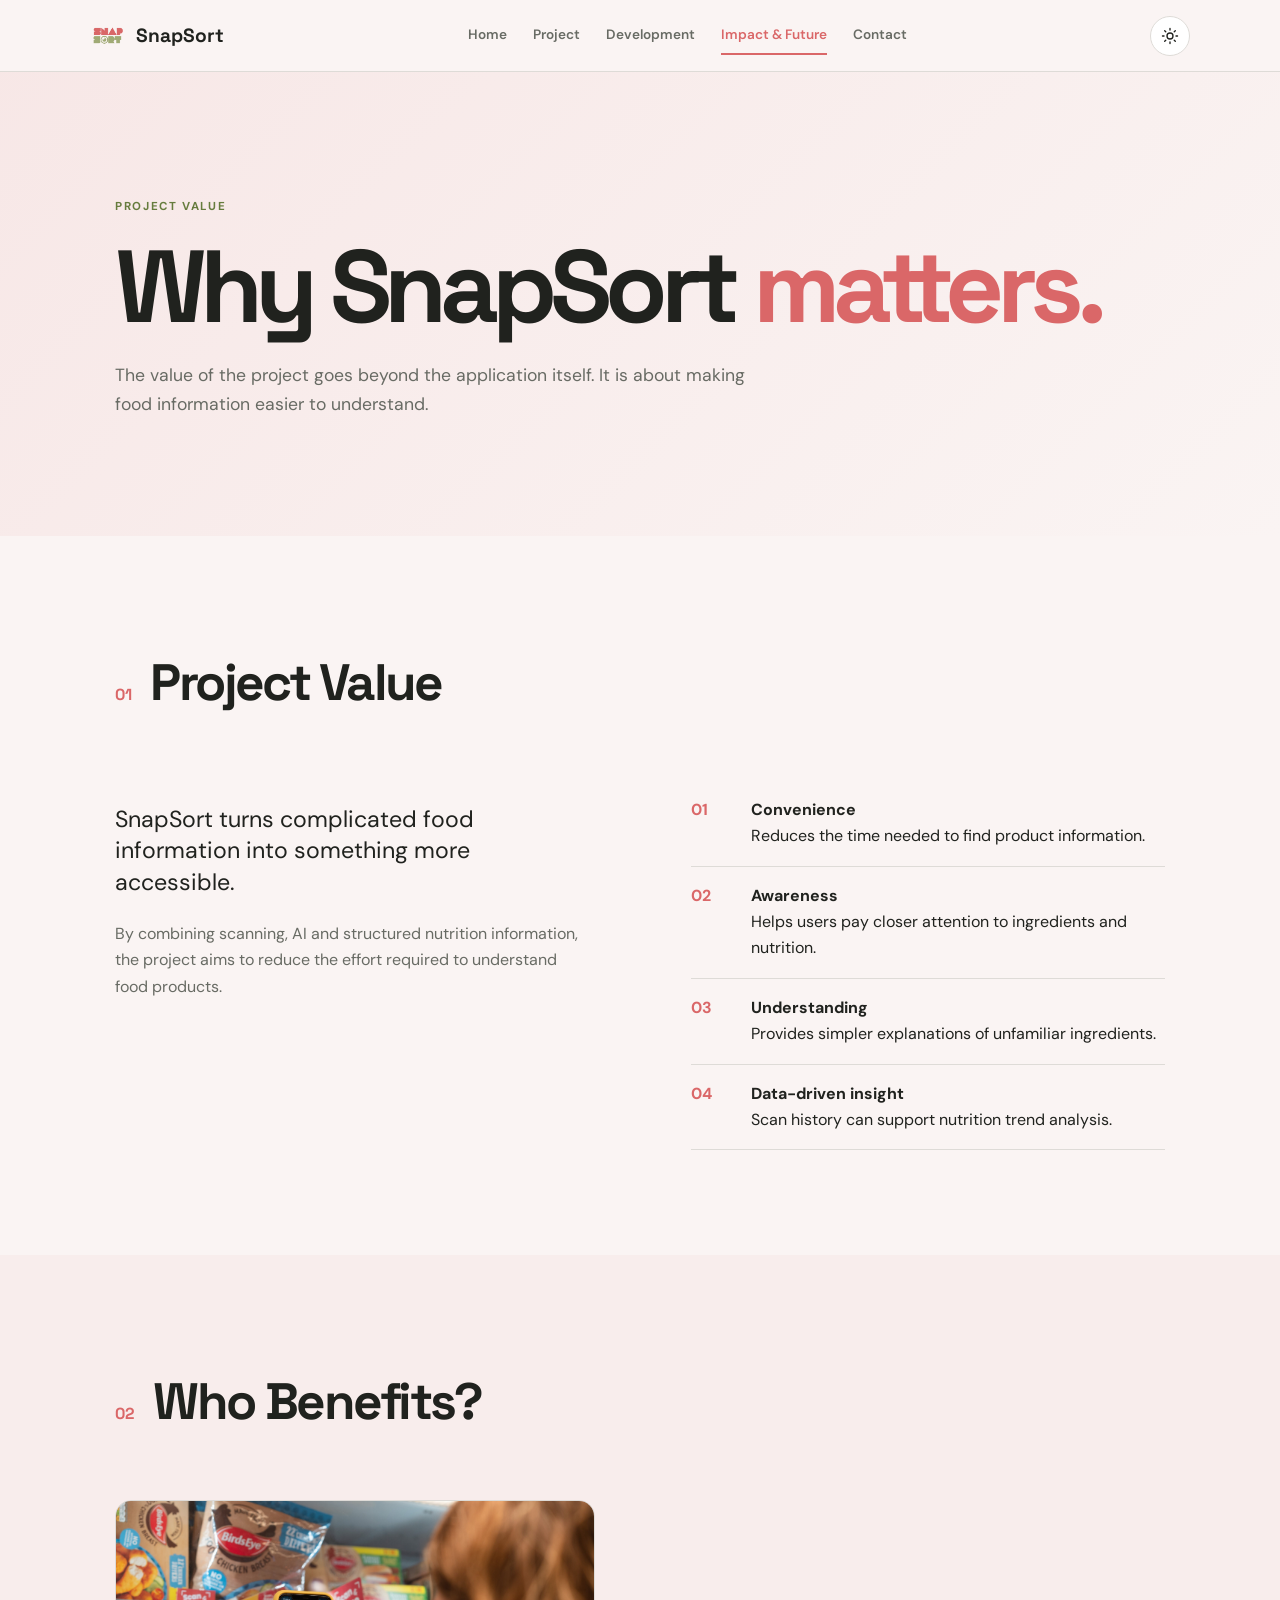
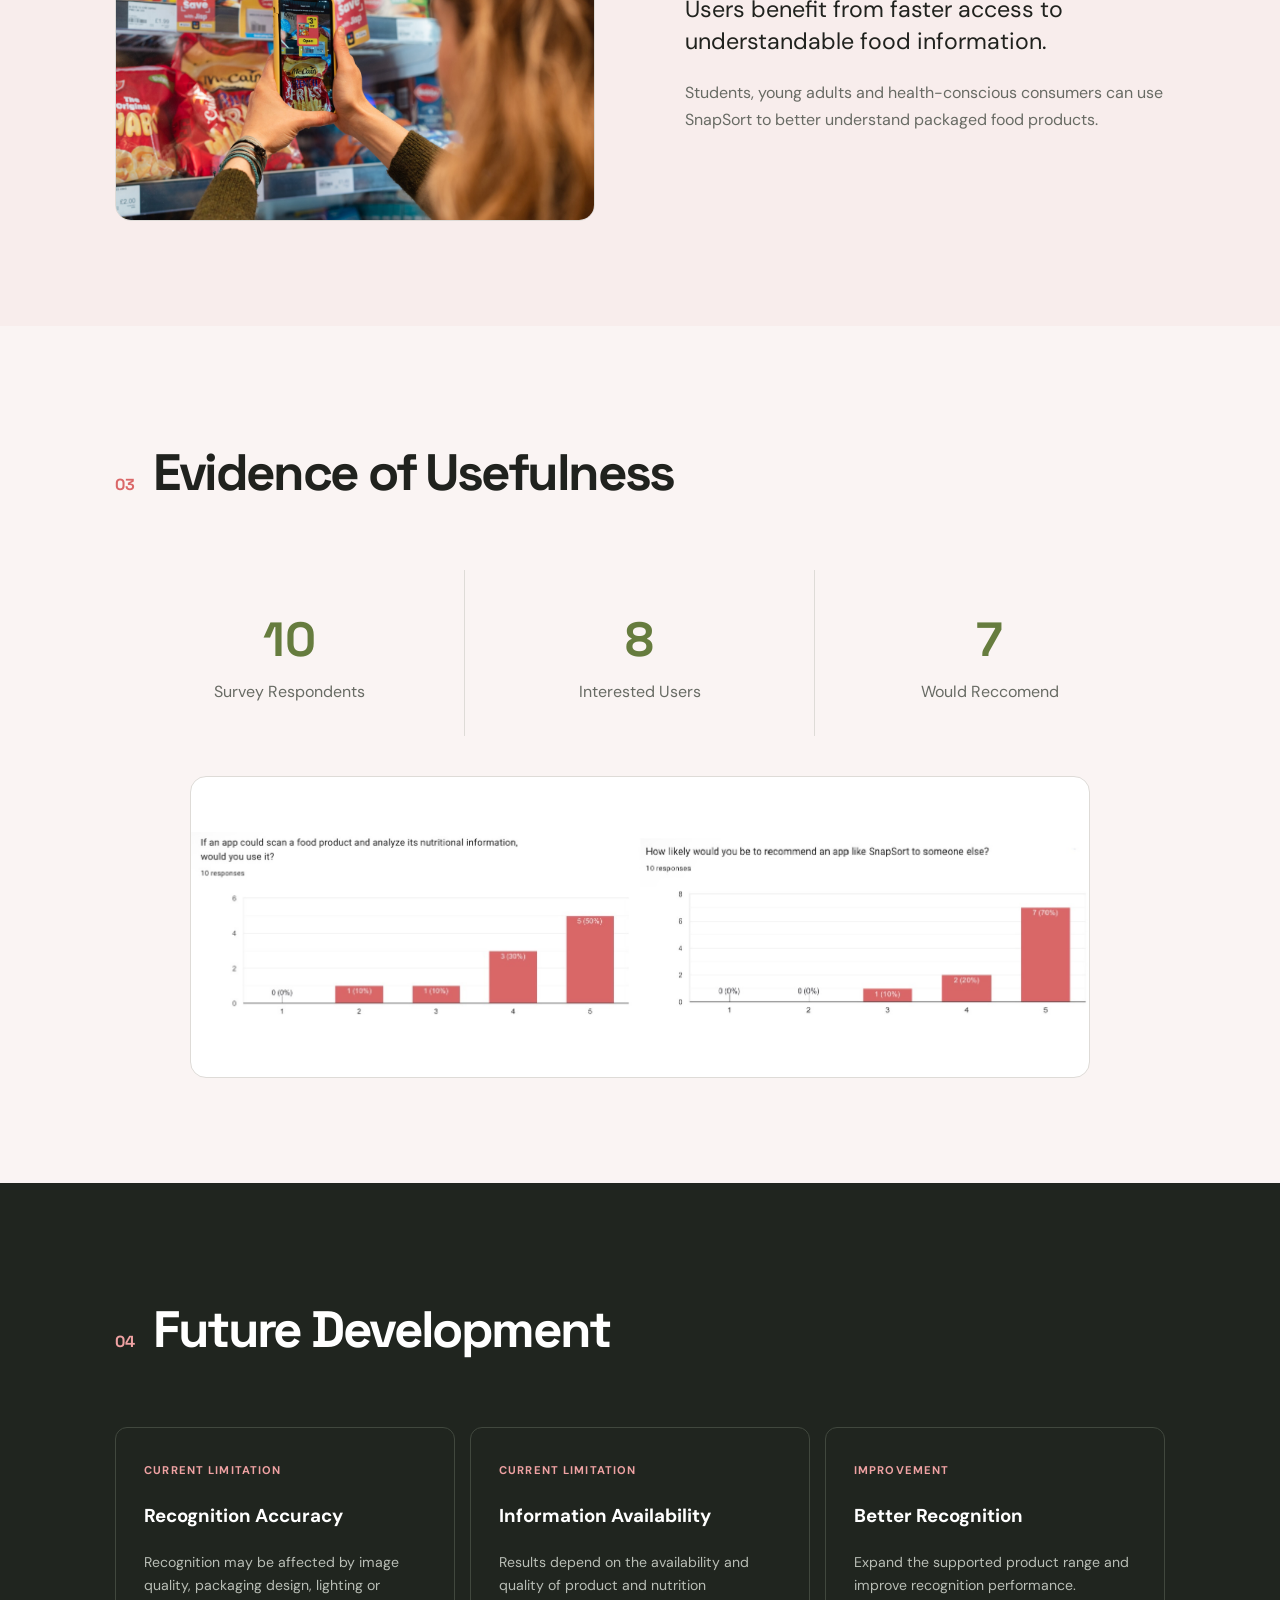
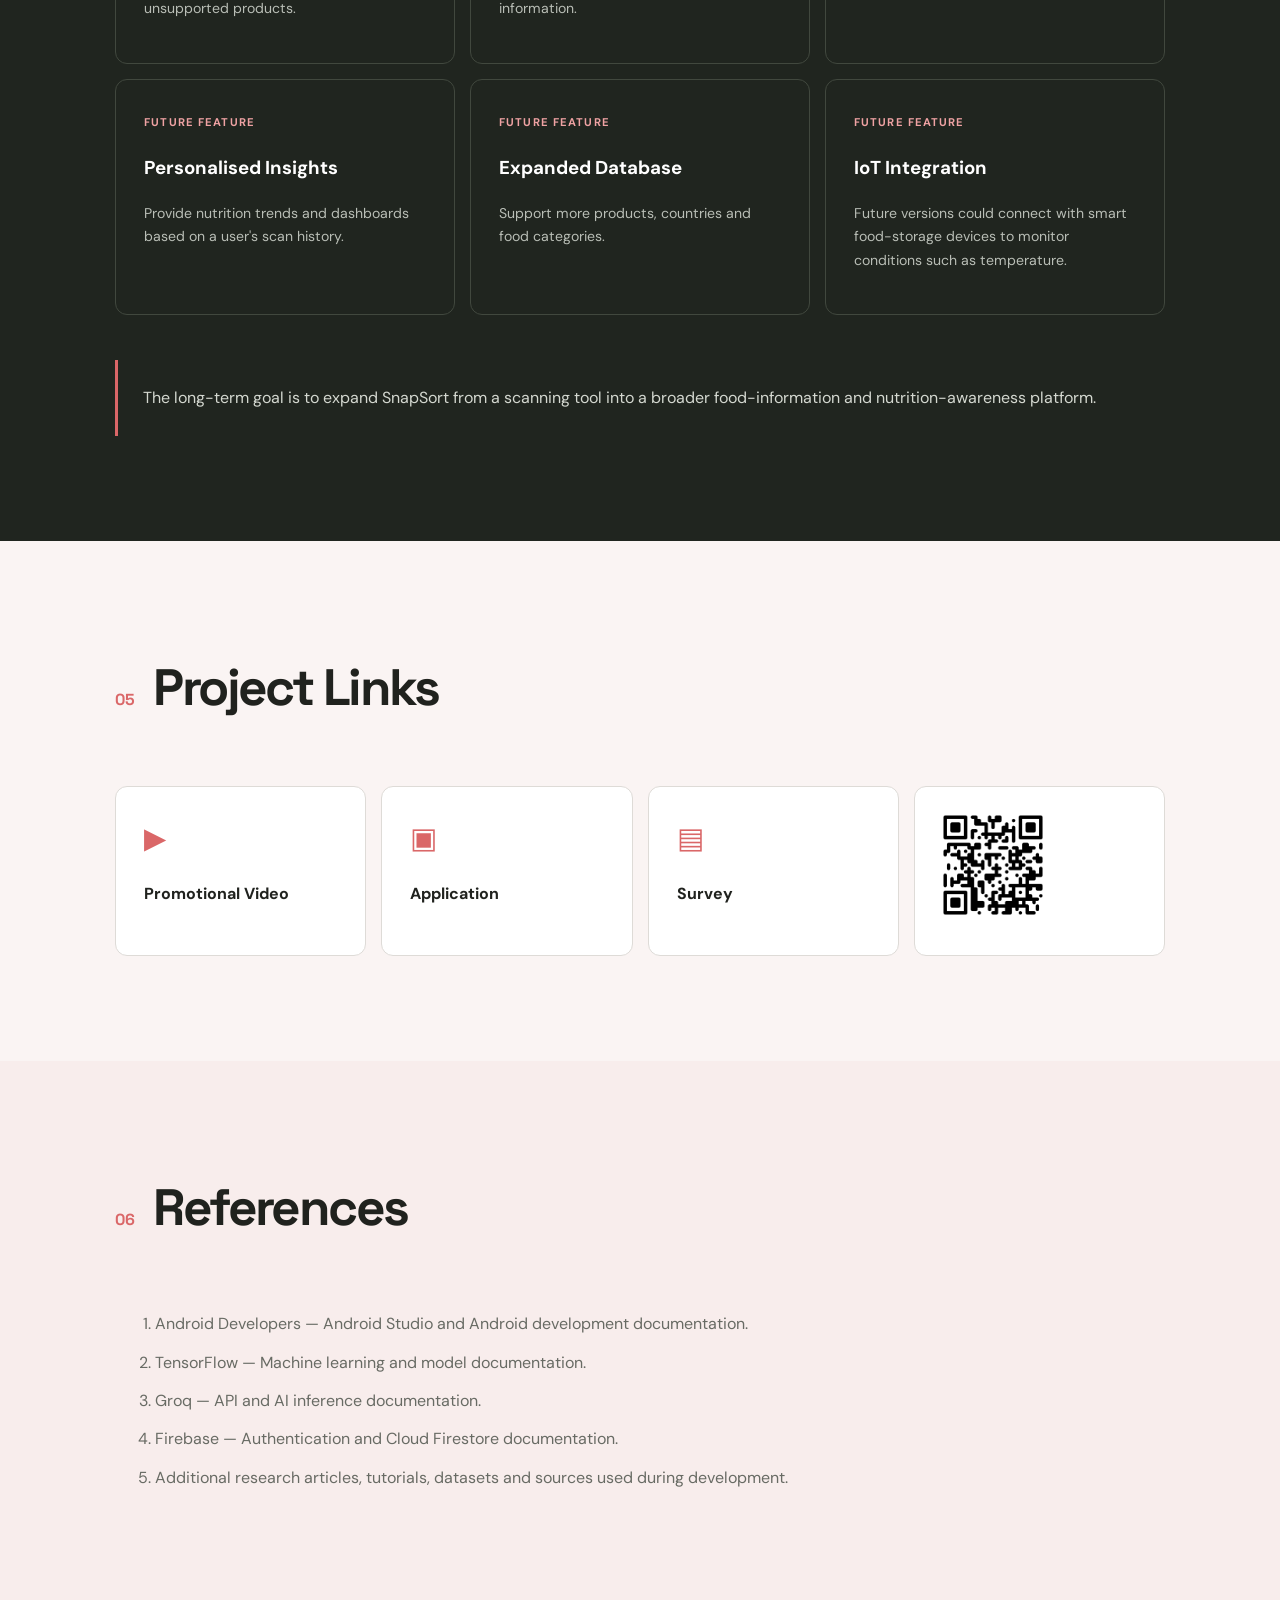
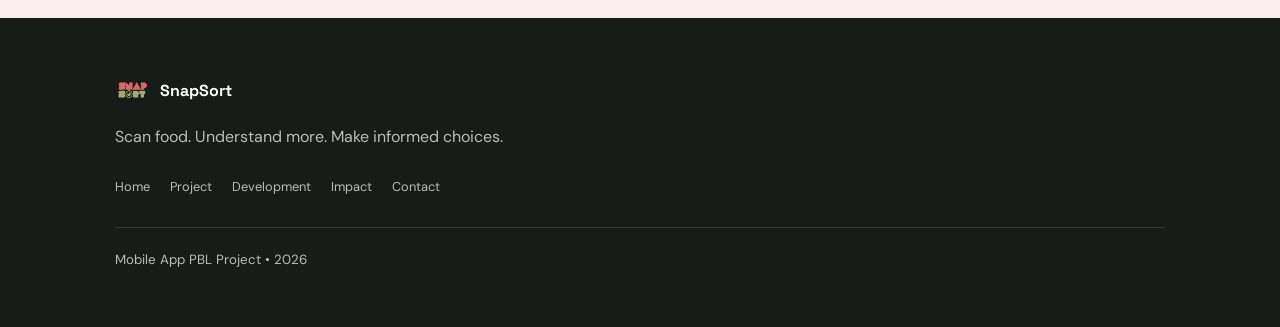
<file: impact.html>
<!DOCTYPE html>
<html lang="en">

<head>
    
    <link rel="apple-touch-icon" sizes="180x180" href="/apple-touch-icon.png">
    <link rel="icon" type="image/png" sizes="32x32" href="/favicon-32x32.png">
    <link rel="icon" type="image/png" sizes="16x16" href="/favicon-16x16.png">
    <link rel="manifest" href="/site.webmanifest">

    <meta charset="UTF-8">
    <meta name="viewport" content="width=device-width, initial-scale=1.0">

    <title>SnapSort | Impact & Future</title>

    <link rel="stylesheet" href="style.css">

    <link rel="preconnect" href="https://fonts.googleapis.com">
    <link rel="preconnect" href="https://fonts.gstatic.com" crossorigin>

    <link href="https://fonts.googleapis.com/css2?family=DM+Sans:wght@400;500;600;700&family=Space+Grotesk:wght@500;600;700&display=swap" rel="stylesheet">


</head>

<body>

<header class="navbar">

    <a href="index.html" class="logo">
        <img src="assets/logo.png" alt="SnapSort Logo">
        <span>SnapSort</span>
    </a>

    <nav class="nav-links">
        <a href="index.html">Home</a>
        <a href="project.html">Project</a>
        <a href="development.html">Development</a>
        <a href="impact.html" class="active">Impact & Future</a>
        <a href="contact.html">Contact</a>
    </nav>

    <div class="nav-actions">

        <button id="themeToggle" class="theme-btn">

            <svg class="sun-icon" viewBox="0 0 24 24">
                <circle cx="12" cy="12" r="4"></circle>
                <path d="M12 2v2M12 20v2M4.93 4.93l1.41 1.41M17.66 17.66l1.41 1.41M2 12h2M20 12h2M4.93 19.07l1.41-1.41M17.66 6.34l1.41-1.41"></path>
            </svg>

            <svg class="moon-icon" viewBox="0 0 24 24">
                <path d="M21 12.79A9 9 0 1 1 11.21 3 7 7 0 0 0 21 12.79Z"></path>
            </svg>

        </button>

        <button class="menu-btn" id="menuBtn">
            ☰
        </button>

    </div>

</header>


<section class="page-hero">

    <div class="reveal">

        <span class="eyebrow">
            PROJECT VALUE
        </span>

        <h1>
            Why SnapSort
            <span>matters.</span>
        </h1>

        <p>
            The value of the project goes beyond the application
            itself. It is about making food information easier
            to understand.
        </p>

    </div>

</section>


<!-- PROJECT VALUE -->

<section class="section">

    <div class="section-title reveal">

        <span>01</span>

        <h2>Project Value</h2>

    </div>


    <div class="value-grid">

        <div class="reveal">

            <p class="large-text">
                SnapSort turns complicated food information
                into something more accessible.
            </p>

            <p class="muted">
                By combining scanning, AI and structured nutrition
                information, the project aims to reduce the effort
                required to understand food products.
            </p>

        </div>


        <div class="impact-list">

            <div class="reveal">

                <b>01</b>

                <span>
                    <strong>Convenience</strong><br>
                    Reduces the time needed to find product information.
                </span>

            </div>


            <div class="reveal">

                <b>02</b>

                <span>
                    <strong>Awareness</strong><br>
                    Helps users pay closer attention to ingredients
                    and nutrition.
                </span>

            </div>


            <div class="reveal">

                <b>03</b>

                <span>
                    <strong>Understanding</strong><br>
                    Provides simpler explanations of unfamiliar
                    ingredients.
                </span>

            </div>


            <div class="reveal">

                <b>04</b>

                <span>
                    <strong>Data-driven insight</strong><br>
                    Scan history can support nutrition trend analysis.
                </span>

            </div>

        </div>

    </div>

</section>


<!-- WHO BENEFITS -->

<section class="section tinted">

    <div class="section-title reveal">

        <span>02</span>

        <h2>Who Benefits?</h2>

    </div>


    <div class="benefits-layout">

        <div class="visual-card reveal">

            <img
                src="assets/benefits.jpg"
                alt="People benefiting from SnapSort"
            >

            <!--<div class="image-caption">
                Add a photo or illustration representing
                SnapSort's target users.
            </div>-->

        </div>


        <div class="reveal">

            <p class="large-text">
                Users benefit from faster access to
                understandable food information.
            </p>

            <p class="muted">
                Students, young adults and health-conscious
                consumers can use SnapSort to better understand
                packaged food products.
            </p>

        </div>

    </div>

</section>


<!-- EVIDENCE -->

<section class="section">

    <div class="section-title reveal">

        <span>03</span>

        <h2>Evidence of Usefulness</h2>

    </div>


    <!--<p class="large-text reveal">
        Use your actual survey and testing evidence here.
    </p>-->


    <div class="metrics">

        <div class="metric reveal">

            <strong>10</strong>

            <span>
                Survey Respondents
            </span>

        </div>


        <div class="metric reveal">

            <strong>8</strong>

            <span>
                Interested Users
            </span>

        </div>


        <div class="metric reveal">

            <strong>7</strong>

            <span>
                Would Reccomend
            </span>

        </div>

    </div>


    <div class="survey-image visual-card reveal">

        <img
            src="assets/survey-results.jpg"
            alt="Survey results"
        >

        

    </div>

</section>


<!-- FUTURE -->

<section class="section dark-section">

    <div class="section-title light reveal">

        <span>04</span>

        <h2>Future Development</h2>

    </div>


    <div class="future-grid">


        <div class="future-card reveal">

            <span>CURRENT LIMITATION</span>

            <h3>Recognition Accuracy</h3>

            <p>
                Recognition may be affected by image quality,
                packaging design, lighting or unsupported products.
            </p>

        </div>


        <div class="future-card reveal">

            <span>CURRENT LIMITATION</span>

            <h3>Information Availability</h3>

            <p>
                Results depend on the availability and quality
                of product and nutrition information.
            </p>

        </div>


        <div class="future-card reveal">

            <span>IMPROVEMENT</span>

            <h3>Better Recognition</h3>

            <p>
                Expand the supported product range and improve
                recognition performance.
            </p>

        </div>


        <div class="future-card reveal">

            <span>FUTURE FEATURE</span>

            <h3>Personalised Insights</h3>

            <p>
                Provide nutrition trends and dashboards based
                on a user's scan history.
            </p>

        </div>


        <div class="future-card reveal">

            <span>FUTURE FEATURE</span>

            <h3>Expanded Database</h3>

            <p>
                Support more products, countries and food categories.
            </p>

        </div>


        <div class="future-card reveal">

            <span>FUTURE FEATURE</span>

            <h3>IoT Integration</h3>

            <p>
                Future versions could connect with smart food-storage
                devices to monitor conditions such as temperature.
            </p>

        </div>

    </div>


    <div class="future-conclusion reveal">

        The long-term goal is to expand SnapSort from
        a scanning tool into a broader food-information
        and nutrition-awareness platform.

    </div>

</section>


<!-- LINKS -->

<section class="section">

    <div class="section-title reveal">

        <span>05</span>

        <h2>Project Links</h2>

    </div>


    <div class="links-grid">


        <a href="https://youtu.be/WEZsVuP4qaQ" class="link-card"
           onclick="">

            <span>▶</span>

            <strong>Promotional Video</strong>


        </a>


        <a href="https://youtube.com/shorts/PgIAc0DC3VU" class="link-card"
           onclick="">

            <span>▣</span>

            <strong>Application</strong>

        </a>


        <a href="https://forms.gle/WwB36H1XSvGBaKnF7" class="link-card"
           onclick="">

            <span>▤</span>

            <strong>Survey</strong>

        </a>


        <a href="https://canva.link/6zzlbfjz8ks9h97" class="link-card">


            

            <img
                src="assets/qr-code.png"
                alt="Project QR code"
                class="qr-small"
                
            >

        </a>

    </div>

</section>


<!-- REFERENCES -->

<section class="section tinted">

    <div class="section-title reveal">

        <span>06</span>

        <h2>References</h2>

    </div>


    <div class="references reveal">

        <ol>

            <li>
                Android Developers — Android Studio
                and Android development documentation.
            </li>

            <li>
                TensorFlow — Machine learning
                and model documentation.
            </li>

            <li>
                Groq — API and AI inference documentation.
            </li>

            <li>
                Firebase — Authentication and
                Cloud Firestore documentation.
            </li>

            <li>
                Additional research articles, tutorials,
                datasets and sources used during development.
            </li>

        </ol>

    </div>

</section>


<footer>

    <div class="footer-brand">

        <img src="assets/logo.png" alt="SnapSort Logo">

        <span>SnapSort</span>

    </div>

    <p>
        Scan food. Understand more. Make informed choices.
    </p>

    <div class="footer-links">

        <a href="index.html">Home</a>
        <a href="project.html">Project</a>
        <a href="development.html">Development</a>
        <a href="impact.html">Impact</a>
        <a href="contact.html">Contact</a>

    </div>

    <div class="footer-line"></div>

    <small>
        Mobile App PBL Project • 2026
    </small>

</footer>


<button id="backToTop" class="back-to-top">
    ↑
</button>


<script src="script.js"></script>

</body>
</html>
</file>
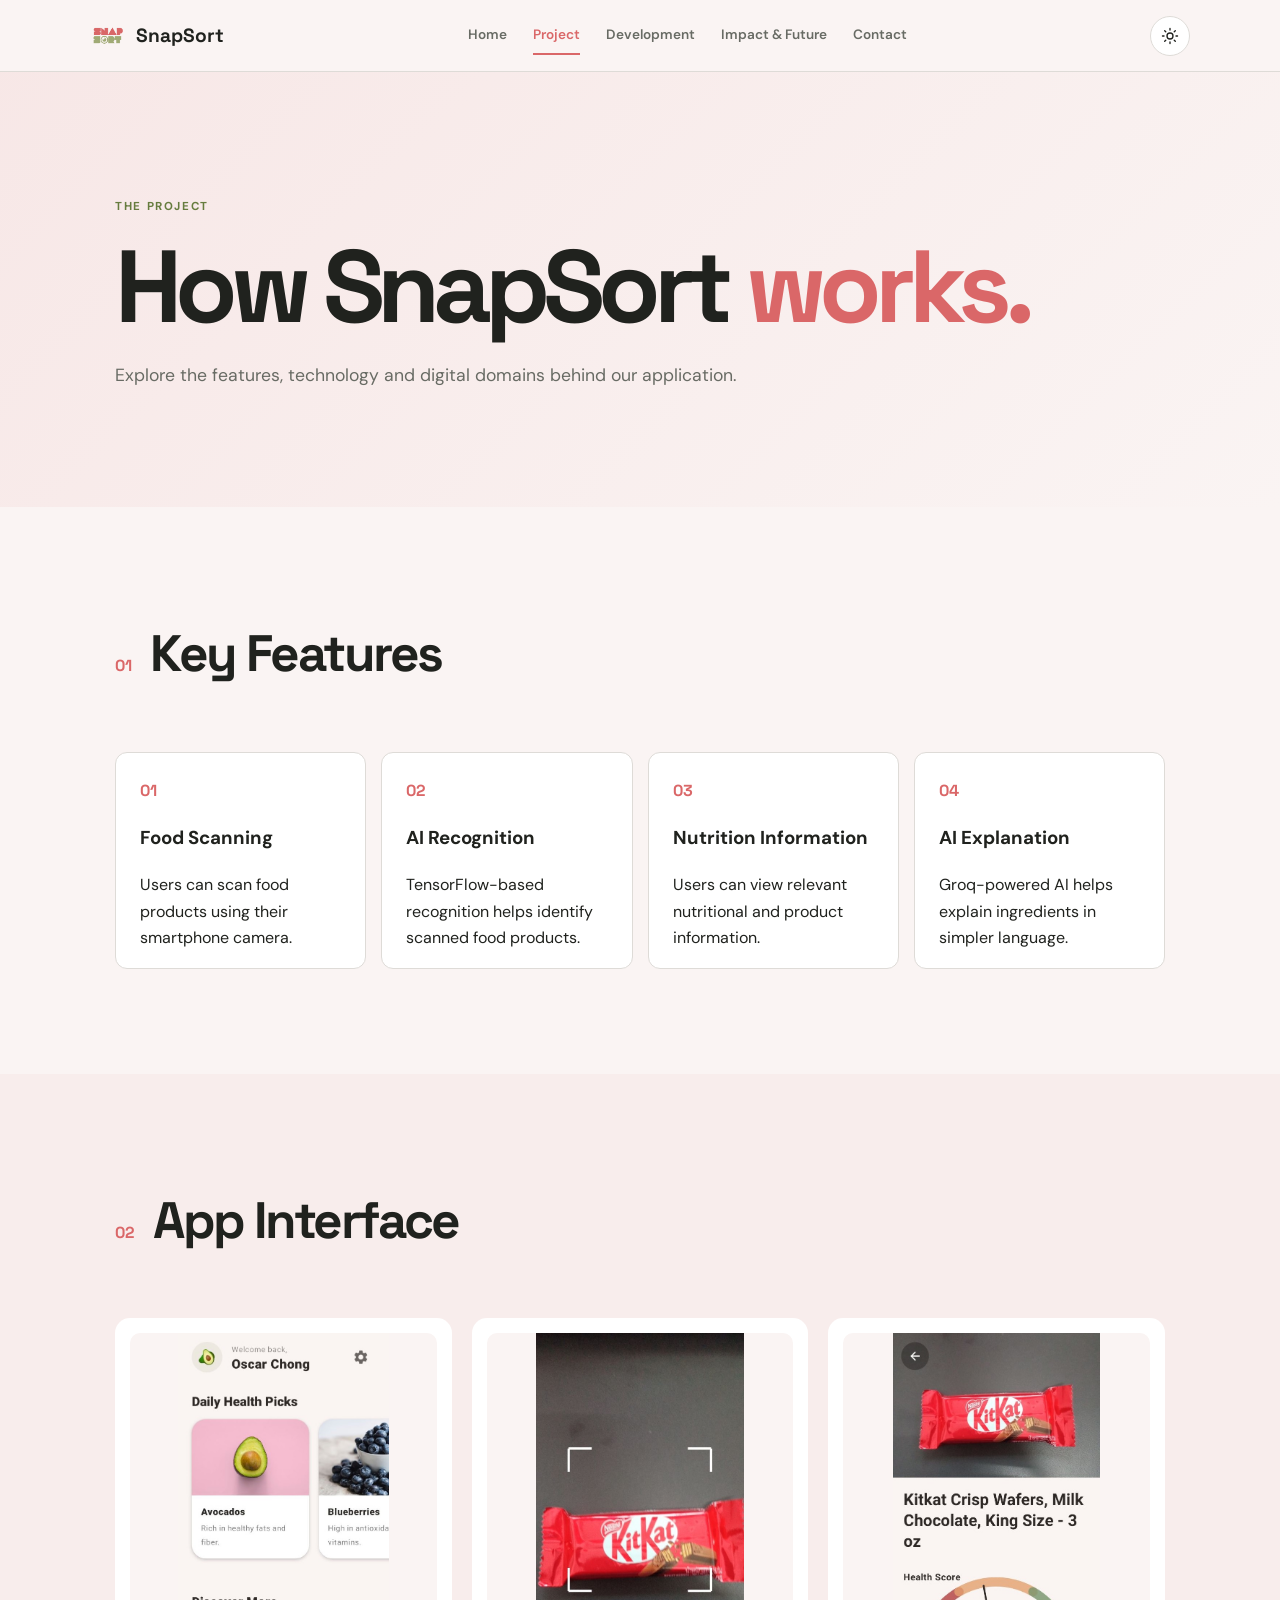
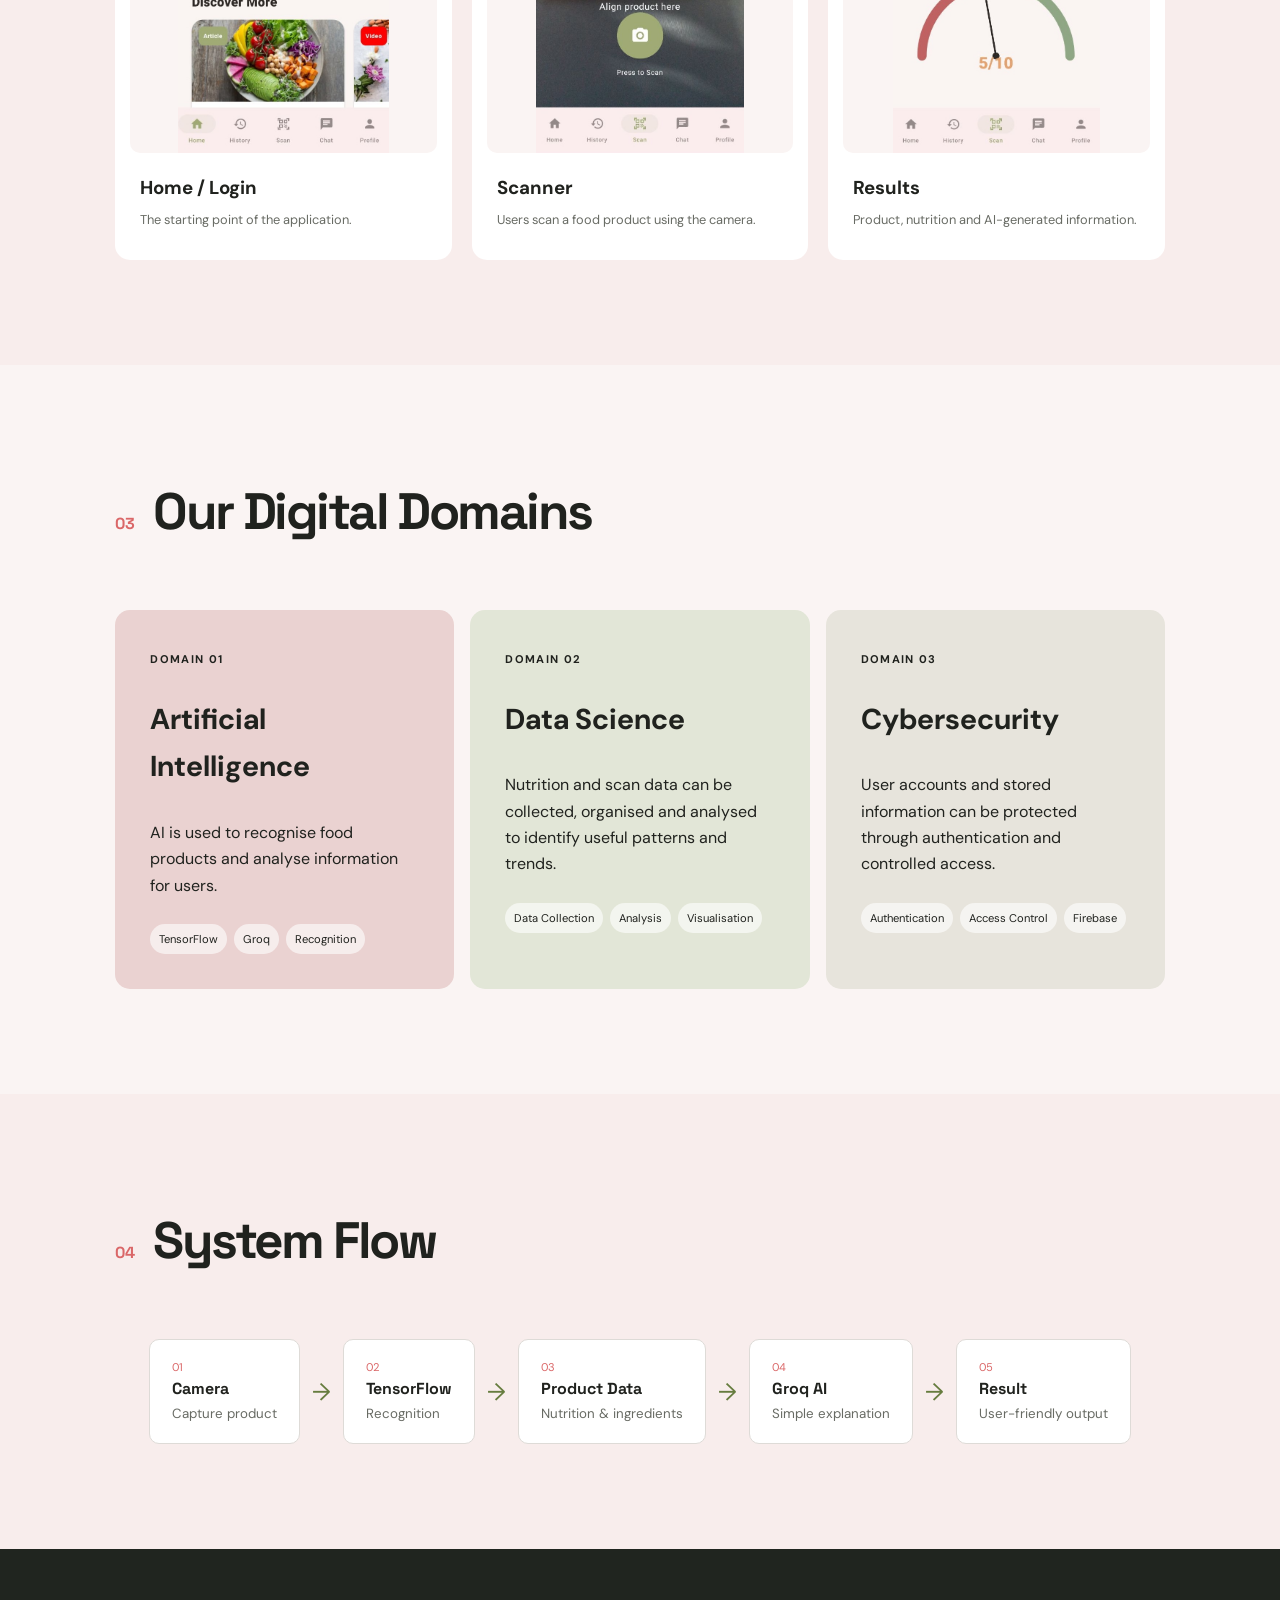
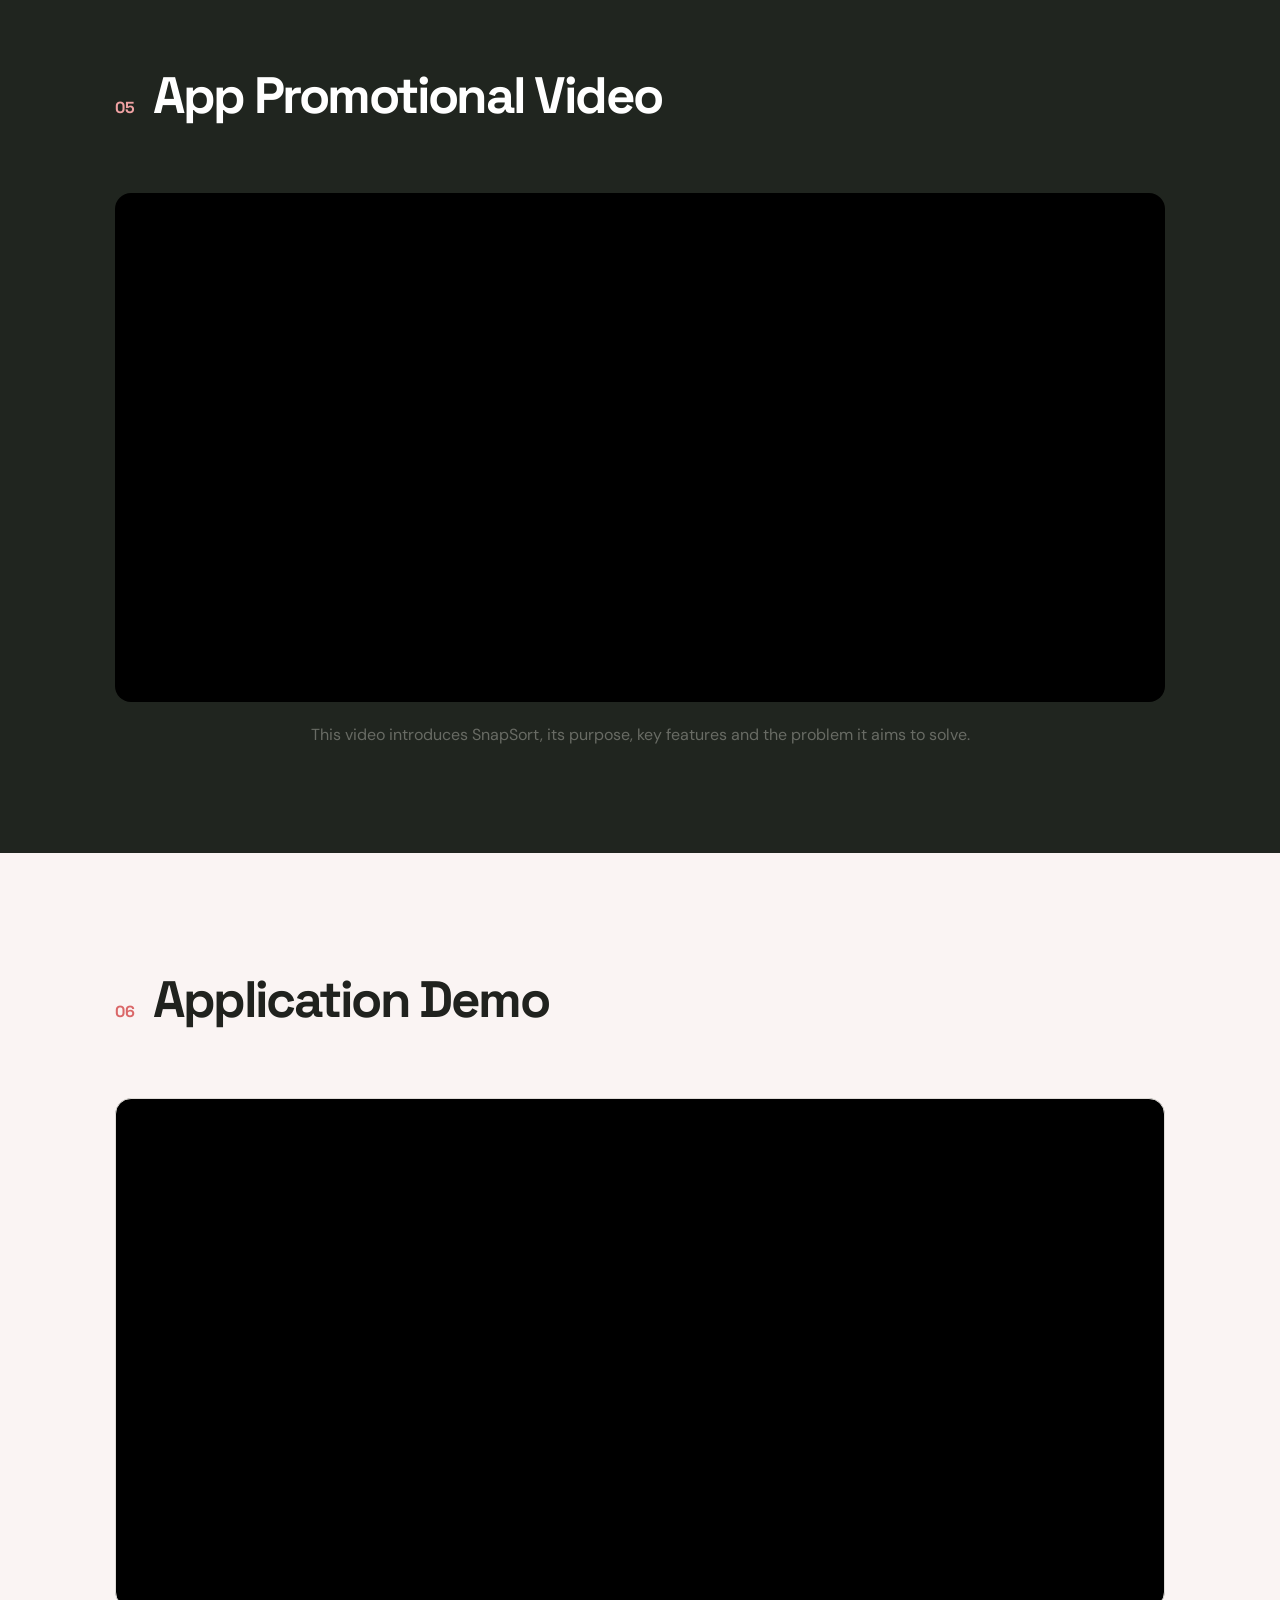
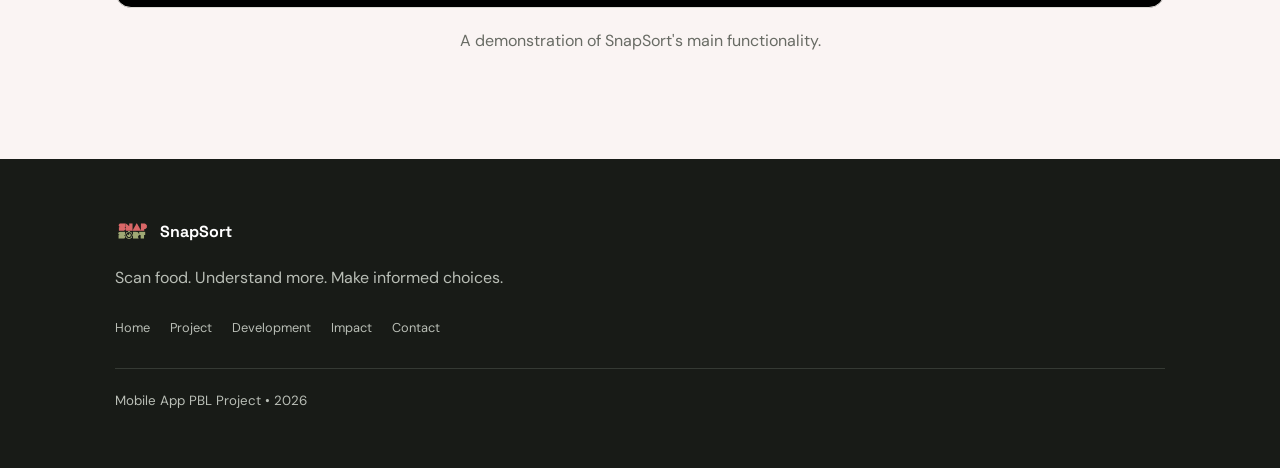
<file: project.html>
<!DOCTYPE html>
<html lang="en">

<head>
    
    <link rel="apple-touch-icon" sizes="180x180" href="/apple-touch-icon.png">
    <link rel="icon" type="image/png" sizes="32x32" href="/favicon-32x32.png">
    <link rel="icon" type="image/png" sizes="16x16" href="/favicon-16x16.png">
    <link rel="manifest" href="/site.webmanifest">

    <meta charset="UTF-8">
    <meta name="viewport" content="width=device-width, initial-scale=1.0">

    <title>SnapSort | Project</title>

    <link rel="stylesheet" href="style.css">

    <link rel="preconnect" href="https://fonts.googleapis.com">
    <link rel="preconnect" href="https://fonts.gstatic.com" crossorigin>

    <link href="https://fonts.googleapis.com/css2?family=DM+Sans:wght@400;500;600;700&family=Space+Grotesk:wght@500;600;700&display=swap" rel="stylesheet">


</head>

<body>

<header class="navbar">

    <a href="index.html" class="logo">
        <img src="assets/logo.png" alt="SnapSort Logo">
        <span>SnapSort</span>
    </a>

    <nav class="nav-links">
        <a href="index.html">Home</a>
        <a href="project.html" class="active">Project</a>
        <a href="development.html">Development</a>
        <a href="impact.html">Impact & Future</a>
        <a href="contact.html">Contact</a>
    </nav>

    <div class="nav-actions">

        <button id="themeToggle" class="theme-btn" aria-label="Toggle dark mode">

            <svg class="sun-icon" viewBox="0 0 24 24">
                <circle cx="12" cy="12" r="4"></circle>
                <path d="M12 2v2M12 20v2M4.93 4.93l1.41 1.41M17.66 17.66l1.41 1.41M2 12h2M20 12h2M4.93 19.07l1.41-1.41M17.66 6.34l1.41-1.41"></path>
            </svg>

            <svg class="moon-icon" viewBox="0 0 24 24">
                <path d="M21 12.79A9 9 0 1 1 11.21 3 7 7 0 0 0 21 12.79Z"></path>
            </svg>

        </button>

        <button class="menu-btn" id="menuBtn">
            ☰
        </button>

    </div>

</header>


<section class="page-hero">

    <div class="reveal">

        <span class="eyebrow">
            THE PROJECT
        </span>

        <h1>
            How SnapSort
            <span>works.</span>
        </h1>

        <p>
            Explore the features, technology and digital domains
            behind our application.
        </p>

    </div>

</section>


<!-- FEATURES -->

<section class="section">

    <div class="section-title reveal">
        <span>01</span>
        <h2>Key Features</h2>
    </div>


    <div class="feature-grid">

        <article class="feature-card reveal">

            <div class="feature-number">01</div>

            <h3>Food Scanning</h3>

            <p>
                Users can scan food products using
                their smartphone camera.
            </p>


        </article>


        <article class="feature-card reveal">

            <div class="feature-number">02</div>

            <h3>AI Recognition</h3>

            <p>
                TensorFlow-based recognition helps
                identify scanned food products.
            </p>


        </article>


        <article class="feature-card reveal">

            <div class="feature-number">03</div>

            <h3>Nutrition Information</h3>

            <p>
                Users can view relevant nutritional
                and product information.
            </p>


        </article>


        <article class="feature-card reveal">

            <div class="feature-number">04</div>

            <h3>AI Explanation</h3>

            <p>
                Groq-powered AI helps explain ingredients
                in simpler language.
            </p>


        </article>

    </div>

</section>


<!-- APP SCREENSHOTS -->

<section class="section tinted">

    <div class="section-title reveal">
        <span>02</span>
        <h2>App Interface</h2>
    </div>


    <div class="screenshots">

        <div class="screenshot-card reveal">

            <div class="screenshot-image">

                <img
                    src="assets/app-home.jpg"
                    alt="SnapSort home screen"
                >

            </div>

            <h3>Home / Login</h3>

            <p>
                The starting point of the application.
            </p>

        </div>


        <div class="screenshot-card reveal">

            <div class="screenshot-image">

                <img
                    src="assets/app-scan.jpg"
                    alt="SnapSort scanning screen"
                >

            </div>

            <h3>Scanner</h3>

            <p>
                Users scan a food product using the camera.
            </p>

        </div>


        <div class="screenshot-card reveal">

            <div class="screenshot-image">

                <img
                    src="assets/app-result.jpg"
                    alt="SnapSort results screen"
                >

            </div>

            <h3>Results</h3>

            <p>
                Product, nutrition and AI-generated information.
            </p>

        </div>

    </div>

</section>


<!-- DOMAINS -->

<section class="section">

    <div class="section-title reveal">

        <span>03</span>

        <h2>Our Digital Domains</h2>

    </div>


    <div class="domain-grid">


        <div class="domain-card ai-card reveal">

            <span class="domain-label">
                DOMAIN 01
            </span>

            <h3>Artificial Intelligence</h3>

            <p>
                AI is used to recognise food products
                and analyse information for users.
            </p>

            <div class="pills">
                <span>TensorFlow</span>
                <span>Groq</span>
                <span>Recognition</span>
            </div>

        </div>


        <div class="domain-card data-card reveal">

            <span class="domain-label">
                DOMAIN 02
            </span>

            <h3>Data Science</h3>

            <p>
                Nutrition and scan data can be collected,
                organised and analysed to identify useful
                patterns and trends.
            </p>

            <div class="pills">
                <span>Data Collection</span>
                <span>Analysis</span>
                <span>Visualisation</span>
            </div>

        </div>


        <div class="domain-card security-card reveal">

            <span class="domain-label">
                DOMAIN 03
            </span>

            <h3>Cybersecurity</h3>

            <p>
                User accounts and stored information can
                be protected through authentication and
                controlled access.
            </p>

            <div class="pills">
                <span>Authentication</span>
                <span>Access Control</span>
                <span>Firebase</span>
            </div>

        </div>

    </div>

</section>


<!-- SYSTEM FLOW -->

<section class="section tinted">

    <div class="section-title reveal">

        <span>04</span>

        <h2>System Flow</h2>

    </div>


    <div class="system-flow">

        <div class="flow-step reveal">
            <span>01</span>
            <strong>Camera</strong>
            <small>Capture product</small>
        </div>

        <div class="flow-arrow">→</div>

        <div class="flow-step reveal">
            <span>02</span>
            <strong>TensorFlow</strong>
            <small>Recognition</small>
        </div>

        <div class="flow-arrow">→</div>

        <div class="flow-step reveal">
            <span>03</span>
            <strong>Product Data</strong>
            <small>Nutrition & ingredients</small>
        </div>

        <div class="flow-arrow">→</div>

        <div class="flow-step reveal">
            <span>04</span>
            <strong>Groq AI</strong>
            <small>Simple explanation</small>
        </div>

        <div class="flow-arrow">→</div>

        <div class="flow-step reveal">
            <span>05</span>
            <strong>Result</strong>
            <small>User-friendly output</small>
        </div>

    </div>

</section>


<!-- PROMOTIONAL VIDEO -->

<section class="section dark-section">

    <div class="section-title light reveal">

        <span>05</span>

        <h2>App Promotional Video</h2>

    </div>


    <div class="video-box reveal">

        <iframe width="100%" height="500" src="https://www.youtube.com/embed/WEZsVuP4qaQ" title="YouTube video player" frameborder="0" allow="accelerometer; autoplay; clipboard-write; encrypted-media; gyroscope; picture-in-picture; web-share" referrerpolicy="strict-origin-when-cross-origin" allowfullscreen></iframe>

    </div>

    <p class="video-description reveal">
        This video introduces SnapSort, its purpose,
        key features and the problem it aims to solve.
    </p>

</section>


<!-- APP DEMO -->

<section class="section">

    <div class="section-title reveal">

        <span>06</span>

        <h2>Application Demo</h2>

    </div>


    <div class="video-box light-video reveal">

        <iframe width="100%" height="500" src="https://www.youtube.com/embed/PgIAc0DC3VU" title="YouTube video player" frameborder="0" allow="accelerometer; autoplay; clipboard-write; encrypted-media; gyroscope; picture-in-picture; web-share" referrerpolicy="strict-origin-when-cross-origin" allowfullscreen></iframe>

    </div>

    <p class="video-description reveal">
        A demonstration of SnapSort's main functionality.
    </p>

</section>


<footer>

    <div class="footer-brand">

        <img src="assets/logo.png" alt="SnapSort Logo">

        <span>SnapSort</span>

    </div>

    <p>
        Scan food. Understand more. Make informed choices.
    </p>

    <div class="footer-links">

        <a href="index.html">Home</a>
        <a href="project.html">Project</a>
        <a href="development.html">Development</a>
        <a href="impact.html">Impact</a>
        <a href="contact.html">Contact</a>

    </div>

    <div class="footer-line"></div>

    <small>
        Mobile App PBL Project • 2026
    </small>

</footer>


<button id="backToTop" class="back-to-top">
    ↑
</button>


<script src="script.js"></script>

</body>
</html>
</file>
<file: style.css>
:root {

    --pink: #da6768;
    --green: #667C3E;
    --cream: #faf4f3;

    --background: #faf4f3;
    --surface: #ffffff;

    --text: #20221e;
    --muted: #686b64;

    --border: #dedbd7;

    --dark: #20251f;

    --shadow:
        0 20px 50px rgba(40, 35, 30, 0.08);

}


body.dark {

    --background: #151814;
    --surface: #20251f;

    --text: #f4f3ee;
    --muted: #b5b9b0;

    --border: #373c35;

    --dark: #0e110e;

    --shadow:
        0 20px 50px rgba(0,0,0,.3);

}


* {
    box-sizing: border-box;
}


html {
    scroll-behavior: smooth;
}


body {

    margin: 0;

    background: var(--background);

    color: var(--text);

    font-family:
        "DM Sans",
        sans-serif;

    line-height: 1.65;

    transition:
        background .3s ease,
        color .3s ease;

}


a {
    color: inherit;
    text-decoration: none;
}


img {
    max-width: 100%;
    display: block;
}


button,
input,
textarea,
select {
    font-family: inherit;
}


/* =========================
   NAVBAR
========================= */

.navbar {

    position: sticky;

    top: 0;

    z-index: 100;

    height: 72px;

    padding:
        0 7vw;

    display: flex;

    align-items: center;

    justify-content: space-between;

    background:
        color-mix(
            in srgb,
            var(--background) 90%,
            transparent
        );

    backdrop-filter: blur(15px);

    border-bottom:
        1px solid var(--border);

}


.logo {

    display: flex;

    align-items: center;

    gap: 10px;

    font-family:
        "Space Grotesk",
        sans-serif;

    font-weight: 700;

    font-size: 1.2rem;

}


.logo img {

    width: 36px;

    height: 36px;

    object-fit: contain;

}


.nav-links {

    display: flex;

    gap: 26px;

}


.nav-links a {

    color: var(--muted);

    font-size: .85rem;

    font-weight: 600;

    position: relative;

    transition: .25s ease;

}


.nav-links a:hover,
.nav-links a.active {

    color: var(--pink);

}


.nav-links a.active::after {

    content: "";

    position: absolute;

    left: 0;

    bottom: -8px;

    width: 100%;

    height: 2px;

    background: var(--pink);

}


.nav-actions {

    display: flex;

    align-items: center;

    gap: 8px;

}


/* THEME ICON */

.theme-btn {

    width: 40px;

    height: 40px;

    border: 1px solid var(--border);

    border-radius: 50%;

    background: var(--surface);

    color: var(--text);

    display: grid;

    place-items: center;

    cursor: pointer;

    transition: .25s ease;

}


.theme-btn:hover {

    transform: rotate(15deg);

}


.theme-btn svg {

    width: 18px;

    height: 18px;

    fill: none;

    stroke: currentColor;

    stroke-width: 1.8;

    stroke-linecap: round;

    stroke-linejoin: round;

}


.moon-icon {
    display: none;
}


body.dark .sun-icon {
    display: none;
}


body.dark .moon-icon {
    display: block;
}


/* MOBILE MENU */

.menu-btn {

    display: none;

    width: 40px;

    height: 40px;

    border: 1px solid var(--border);

    border-radius: 8px;

    background: var(--surface);

    color: var(--text);

    cursor: pointer;

}


/* =========================
   HERO
========================= */

.hero {

    min-height:
        calc(100vh - 72px);

    padding:
        8vw 9vw;

    display: grid;

    grid-template-columns:
        1.2fr .8fr;

    align-items: center;

    gap: 5vw;

}


.eyebrow {

    color: var(--green);

    font-size: .72rem;

    font-weight: 700;

    letter-spacing: .14em;

}


.hero h1,
.page-hero h1 {

    margin:
        20px 0 25px;

    font-family:
        "Space Grotesk",
        sans-serif;

    font-size:
        clamp(4rem, 8vw, 8rem);

    line-height: .95;

    letter-spacing: -.07em;

}


.hero h1 span,
.page-hero h1 span {

    color: var(--pink);

}


.hero-content > p {

    max-width: 650px;

    color: var(--muted);

    font-size: 1.1rem;

}


.hero-buttons {

    display: flex;

    gap: 12px;

    margin:
        30px 0 42px;

    flex-wrap: wrap;

}


.btn {

    display: inline-block;

    padding:
        13px 20px;

    border-radius: 8px;

    border: none;

    font-weight: 700;

    font-size: .9rem;

    cursor: pointer;

    transition:
        transform .25s ease,
        box-shadow .25s ease;

}


.btn:hover {

    transform:
        translateY(-3px);

    box-shadow:
        0 10px 25px rgba(0,0,0,.1);

}


.btn.primary {

    background: var(--green);

    color: white;

}


.btn.secondary {

    background: var(--surface);

    border:
        1px solid var(--border);

}


.btn.white {

    background: white;

    color: var(--green);

}


.hero-stats {

    display: flex;

    gap: 35px;

    flex-wrap: wrap;

}


.hero-stats div {

    display: grid;

}


.hero-stats strong {

    color: var(--pink);

    font-size: .8rem;

}


.hero-stats span {

    color: var(--muted);

    font-size: .72rem;

}


/* PHONE */

.phone-container {

    display: flex;

    justify-content: center;

}


.phone {

    width: 290px;

    height: 570px;

    padding: 10px;

    background: #151714;

    border-radius: 40px;

    box-shadow:
        0 35px 80px rgba(0,0,0,.2);

    transform: rotate(3deg);

    animation:
        floatingPhone 5s ease-in-out infinite;

}


@keyframes floatingPhone {

    0%, 100% {

        transform:
            rotate(3deg)
            translateY(0);

    }

    50% {

        transform:
            rotate(3deg)
            translateY(-12px);

    }

}


.phone-screen {

    height: 100%;

    border-radius: 32px;

    background: var(--cream);

    padding: 30px 18px;

}


.phone-screen h3 {

    font-family:
        "Space Grotesk";

}


.scan-box {

    height: 250px;

    border:
        2px solid var(--green);

    border-radius: 20px;

    display: grid;

    place-items: center;

    color: var(--green);

    font-weight: 700;

    position: relative;

}

.scan-box-food {

    height: 180px;

}


.corner {

    position: absolute;

    width: 27px;

    height: 27px;

    border-color: var(--pink);

    border-style: solid;

}


.top-left {

    top: -2px;
    left: -2px;

    border-width:
        3px 0 0 3px;

}


.top-right {

    top: -2px;
    right: -2px;

    border-width:
        3px 3px 0 0;

}


.bottom-left {

    bottom: -2px;
    left: -2px;

    border-width:
        0 0 3px 3px;

}


.bottom-right {

    bottom: -2px;
    right: -2px;

    border-width:
        0 3px 3px 0;

}


.result-preview {

    margin-top: 18px;

    padding: 18px;

    background: var(--surface);

    border-radius: 16px;

}


.result-preview small {

    color: var(--pink);

    font-weight: 700;

    font-size: .65rem;

}


.result-preview h4 {

    margin: 5px 0;

}


.result-preview p {

    color: var(--muted);

    font-size: .72rem;

}


/* =========================
   GENERAL
========================= */

.section {

    padding:
        105px 9vw;

}


.tinted {

    background:
        color-mix(
            in srgb,
            var(--pink) 5%,
            var(--background)
        );

}


.section-title {

    display: flex;

    align-items: baseline;

    gap: 18px;

    margin-bottom: 55px;

}


.section-title > span {

    color: var(--pink);

    font-family:
        "Space Grotesk";

    font-weight: 700;

}


.section-title h2 {

    margin: 0;

    font-family:
        "Space Grotesk";

    font-size:
        clamp(2.2rem, 4vw, 4rem);

    letter-spacing:
        -.05em;

}


.large-text {

    font-size: 1.45rem;

    line-height: 1.35;

}


.muted {

    color: var(--muted);

}


/* =========================
   PAGE HERO
========================= */

.page-hero {

    padding:
        120px 9vw 100px;

    background:
        linear-gradient(
            135deg,
            color-mix(
                in srgb,
                var(--pink) 9%,
                var(--background)
            ),
            var(--background)
        );

}


.page-hero p {

    max-width: 650px;

    color: var(--muted);

    font-size: 1.1rem;

}


/* =========================
   IMAGE CARDS
========================= */

.visual-card {

    overflow: hidden;

    border-radius: 16px;

    background: var(--surface);

    border:
        1px solid var(--border);

}


.visual-card img {

    width: 100%;

    height: 100%;

    min-height: 300px;

    object-fit: cover;

}


.image-caption {

    padding:
        12px 16px;

    color: var(--muted);

    font-size: .75rem;

}


.two-column {

    display: grid;

    grid-template-columns:
        1fr 1fr;

    gap: 7vw;

    align-items: center;

}


.solution-layout {

    display: grid;

    grid-template-columns:
        1fr 1fr;

    gap: 7vw;

    align-items: center;

}


.problem-statement-box {

    margin-top: 35px;

    display: flex;

    gap: 25px;

    padding: 30px;

    background: var(--green);

    color: white;

    border-radius: 15px;

}


.problem-icon {

    min-width: 48px;

    height: 48px;

    display: grid;

    place-items: center;

    border-radius: 50%;

    background: var(--pink);

    font-size: 1.4rem;

}


/* =========================
   AUDIENCE
========================= */

.audience-grid {

    display: grid;

    grid-template-columns:
        repeat(3, 1fr);

    gap: 16px;

}


.audience-card {

    overflow: hidden;

    background: var(--surface);

    border:
        1px solid var(--border);

    border-radius: 15px;

    transition:
        transform .25s ease,
        box-shadow .25s ease;

}


.audience-card:hover {

    transform:
        translateY(-8px);

    box-shadow:
        var(--shadow);

}


.audience-card img {

    width: 100%;

    height: 220px;

    object-fit: cover;

}


.audience-content {

    padding: 25px;

}


.audience-content > span {

    color: var(--pink);

    font-weight: 700;

}


.audience-content h3 {

    margin:
        8px 0;

}


/* =========================
   TEAM
========================= */

.team-grid {

    display: grid;

    grid-template-columns:
        repeat(3, 1fr);

    gap: 18px;

}


.team-card {

    background: var(--surface);

    border:
        1px solid var(--border);

    border-radius: 15px;

    overflow: hidden;

    transition: .25s ease;

}


.team-card:hover {

    transform:
        translateY(-6px);

    box-shadow:
        var(--shadow);

}


.team-card > img {

    margin-top: 20px;
    width: 100%;

    height: 200px;

    object-fit: scale-down;

}


.team-card > div {

    padding: 25px;

}


.team-card span {

    color: var(--pink);

    font-size: .9rem;

    font-weight: 700;

    letter-spacing: .1em;

}


/* =========================
   OVERVIEW
========================= */

.overview-grid {

    display: grid;

    grid-template-columns:
        repeat(4, 1fr);

    gap: 15px;

}


.overview-card {

    padding: 30px;

    background: var(--surface);

    border:
        1px solid var(--border);

    border-radius: 12px;

}


.overview-card strong {

    color: var(--pink);

}


.overview-card h3 {

    font-family:
        "Space Grotesk";

}


/* =========================
   FEATURE
========================= */

.feature-grid {

    display: grid;

    grid-template-columns:
        repeat(4, 1fr);

    gap: 15px;

}


.feature-card {

    overflow: hidden;

    background: var(--surface);

    border:
        1px solid var(--border);

    border-radius: 12px;

    transition: .25s ease;

}


.feature-card:hover {

    transform:
        translateY(-8px);

    box-shadow:
        var(--shadow);

}


.feature-card > div,
.feature-card > h3,
.feature-card > p {

    margin-left: 24px;

    margin-right: 24px;

}


.feature-number {

    padding-top: 25px;

    color: var(--pink);

    font-family:
        "Space Grotesk";

    font-weight: 700;

}


.feature-card img {

    width: 100%;

    height: 160px;

    object-fit: cover;

    margin-top: 25px;

}


/* =========================
   SCREENSHOTS
========================= */

.screenshots {

    display: grid;

    grid-template-columns:
        repeat(3, 1fr);

    gap: 20px;

}


.screenshot-card {

    background: var(--surface);

    padding: 15px;

    border-radius: 15px;

}


.screenshot-image {

    background:
        var(--background);

    border-radius: 10px;

    overflow: hidden;

}


.screenshot-image img {

    width: 100%;

    height: 420px;

    object-fit: contain;

}


.screenshot-card h3 {

    margin:
        20px 10px 5px;

}


.screenshot-card p {

    margin:
        0 10px 15px;

    color: var(--muted);

    font-size: .8rem;

}


/* =========================
   DOMAINS
========================= */

.domain-grid {

    display: grid;

    grid-template-columns:
        repeat(3, 1fr);

    gap: 16px;

}


.domain-card {

    padding: 35px;

    min-height: 310px;

    border-radius: 15px;

}


.ai-card {

    background: #ead2d1;

}


.data-card {

    background: #e2e6d7;

}


.security-card {

    background: #e7e4dc;

}


body.dark .ai-card {

    background: #432e2e;

}


body.dark .data-card {

    background: #30382a;

}


body.dark .security-card {

    background: #34332d;

}


.domain-label {

    font-size: .7rem;

    font-weight: 700;

    letter-spacing: .12em;

}


.domain-card h3 {

    margin-top: 25px;

    font-size: 1.8rem;

}


.pills {

    display: flex;

    gap: 7px;

    flex-wrap: wrap;

    margin-top: 25px;

}


.pills span {

    background:
        rgba(255,255,255,.6);

    padding:
        6px 9px;

    border-radius: 20px;

    font-size: .7rem;

}


/* =========================
   SYSTEM FLOW
========================= */

.system-flow {

    display: flex;

    justify-content: center;

    align-items: center;

    gap: 12px;

    flex-wrap: wrap;

}


.flow-step {

    display: grid;

    min-width: 120px;

    padding:
        18px 22px;

    background: var(--surface);

    border:
        1px solid var(--border);

    border-radius: 10px;

}


.flow-step span {

    color: var(--pink);

    font-size: .7rem;

}


.flow-step strong {

    font-family:
        "Space Grotesk";

}


.flow-step small {

    color: var(--muted);

}


.flow-arrow {

    color: var(--green);

    font-size: 1.5rem;

}


/* =========================
   VIDEO
========================= */

.dark-section {

    background: var(--dark);

    color: white;

}


.light h2 {

    color: white;

}


.light > span {

    color: #efa2a3;

}


.video-box {

    width: 100%;

    max-width: 1100px;

    margin: auto;

    overflow: hidden;

    border-radius: 16px;

    background: #000;

}


.video-box video {

    display: block;

    width: 100%;

    max-height: 650px;

}


.light-video {

    border:
        1px solid var(--border);

}


.video-description {

    max-width: 800px;

    margin:
        20px auto 0;

    text-align: center;

    color: var(--muted);

}


/* =========================
   TIMELINE
========================= */

.timeline {

    max-width: 900px;

    margin: auto;

}


.timeline-item {

    display: grid;

    grid-template-columns:
        65px 1fr;

    gap: 25px;

    padding-bottom: 50px;

    border-left:
        1px solid var(--border);

    margin-left: 30px;

}


.timeline-item > span {

    margin-left: -33px;

    width: 64px;

    height: 64px;

    display: grid;

    place-items: center;

    border-radius: 50%;

    background: var(--background);

    border:
        1px solid var(--border);

    color: var(--pink);

    font-family:
        "Space Grotesk";

}


.timeline-item p {

    color: var(--muted);

}


.timeline-item img {

    width: 100%;

    max-width: 600px;

    max-height: 350px;

    object-fit: cover;

    border-radius: 10px;

    margin-top: 18px;

}


/* =========================
   EVIDENCE
========================= */

.evidence-grid {

    display: grid;

    grid-template-columns:
        repeat(3, 1fr);

    gap: 16px;

    margin-top: 50px;

}


.evidence-card {

    overflow: hidden;

    background: var(--surface);

    border:
        1px solid var(--border);

    border-radius: 12px;

}


.evidence-card img {

    width: 100%;

    height: 220px;

    object-fit: cover;

}


.evidence-card h3,
.evidence-card p {

    margin-left: 18px;

    margin-right: 18px;

}


.evidence-card p {

    color: var(--muted);

    font-size: .8rem;

}


/* =========================
   DELIVERABLES
========================= */

.deliverables {

    display: grid;

    grid-template-columns:
        repeat(2, 1fr);

    gap: 12px;

}


.deliverable {

    display: flex;

    gap: 16px;

    padding: 20px;

    background: var(--surface);

    border:
        1px solid var(--border);

    border-radius: 10px;

}


.deliverable > span {

    color: var(--green);

    font-weight: 700;

}


.deliverable p {

    margin:
        5px 0 0;

    color: var(--muted);

    font-size: .8rem;

}


/* =========================
   IMPACT
========================= */

.value-grid {

    display: grid;

    grid-template-columns:
        1fr 1fr;

    gap: 8vw;

}


.impact-list > div {

    display: grid;

    grid-template-columns:
        45px 1fr;

    gap: 15px;

    padding: 16px 0;

    border-bottom:
        1px solid var(--border);

}


.impact-list b {

    color: var(--pink);

}


.benefits-layout {

    display: grid;

    grid-template-columns:
        1fr 1fr;

    gap: 7vw;

    align-items: center;

}


.metrics {

    display: grid;

    grid-template-columns:
        repeat(3, 1fr);

    margin-top: 45px;

}


.metric {

    padding: 30px;

    text-align: center;

    border-right:
        1px solid var(--border);

}


.metric:last-child {

    border-right: none;

}


.metric strong {

    display: block;

    font-family:
        "Space Grotesk";

    font-size: 3rem;

    color: var(--green);

}


.metric span {

    color: var(--muted);

}


.survey-image {

    max-width: 900px;

    margin:
        40px auto 0;

}


.survey-image img {

    max-height: 500px;

    object-fit: contain;

}


/* =========================
   FUTURE
========================= */

.future-grid {

    display: grid;

    grid-template-columns:
        repeat(3, 1fr);

    gap: 15px;

}


.future-card {

    padding: 28px;

    border:
        1px solid #41483e;

    border-radius: 12px;

}


.future-card > span {

    color: #efa2a3;

    font-size: .7rem;

    font-weight: 700;

    letter-spacing: .1em;

}


.future-card h3 {

    color: white;

}


.future-card p {

    color: #b9beb6;

    font-size: .88rem;

}


.future-conclusion {

    margin-top: 45px;

    padding: 25px;

    border-left:
        3px solid var(--pink);

    color: #d4d8d0;

}


/* =========================
   LINKS
========================= */

.links-grid {

    display: grid;

    grid-template-columns:
        repeat(4, 1fr);

    gap: 15px;

}


.link-card {

    min-height: 170px;

    padding: 28px;

    display: grid;

    background: var(--surface);

    border:
        1px solid var(--border);

    border-radius: 12px;

    transition: .25s ease;

}


.link-card:hover {

    transform:
        translateY(-6px);

    border-color: var(--pink);

}


.link-card span {

    color: var(--pink);

    font-size: 1.8rem;

}


.link-card small {

    color: var(--muted);

}


.qr-small {

    width: 100px;

    height: 100px;

    object-fit: contain;

}


/* =========================
   REFERENCES
========================= */

.references {

    max-width: 900px;

}


.references li {

    padding: 6px 0;

    color: var(--muted);

}


/* =========================
   CONTACT
========================= */

.contact-grid {

    display: grid;

    grid-template-columns:
        .8fr 1.2fr;

    gap: 7vw;

}


.contact-info {

    display: grid;

    align-content: start;

    gap: 20px;

}


.contact-item {

    display: flex;

    gap: 18px;

    padding: 22px;

    background: var(--surface);

    border:
        1px solid var(--border);

    border-radius: 12px;

}


.contact-item > span {

    color: var(--pink);

    font-size: 1.4rem;

}


.contact-item small {

    display: block;

    color: var(--muted);

    font-size: .7rem;

    font-weight: 700;

    text-transform: uppercase;

    letter-spacing: .08em;

}


.contact-item a {

    color: var(--green);

    font-weight: 600;

}


.feedback-box {

    padding: 35px;

    background: var(--surface);

    border:
        1px solid var(--border);

    border-radius: 15px;

}


.feedback-box form {

    display: grid;

    gap: 9px;

    margin-top: 25px;

}


.feedback-box label {

    margin-top: 8px;

    font-size: .8rem;

    font-weight: 700;

}


.feedback-box input,
.feedback-box textarea,
.feedback-box select {

    width: 100%;

    padding: 13px 14px;

    border:
        1px solid var(--border);

    border-radius: 8px;

    background: var(--background);

    color: var(--text);

    outline: none;

    resize: vertical;

}


.feedback-box input:focus,
.feedback-box textarea:focus,
.feedback-box select:focus {

    border-color: var(--pink);

}


.feedback-box button {

    margin-top: 12px;

}


/* =========================
   CTA
========================= */

.cta-section {

    padding:
        110px 9vw;

    background: var(--green);

    color: white;

}


.cta-section h2 {

    max-width: 800px;

    margin:
        20px 0 30px;

    font-family:
        "Space Grotesk";

    font-size:
        clamp(2.5rem, 5vw, 5rem);

    letter-spacing:
        -.05em;

}


/* =========================
   FOOTER
========================= */

footer {

    padding:
        55px 9vw;

    background: #181b17;

    color: #b9beb6;

}


.footer-brand {

    display: flex;

    align-items: center;

    gap: 10px;

    font-family:
        "Space Grotesk";

    font-weight: 700;

    color: white;

}


.footer-brand img {

    width: 35px;

    height: 35px;

    object-fit: contain;

}


.footer-links {

    display: flex;

    gap: 20px;

    flex-wrap: wrap;

    margin-top: 25px;

}


.footer-links a {

    color: #b9beb6;

    font-size: .8rem;

}


.footer-links a:hover {

    color: white;

}


.footer-line {

    height: 1px;

    margin:
        30px 0 18px;

    background: #353a34;

}


/* =========================
   BACK TO TOP
========================= */

.back-to-top {

    position: fixed;

    right: 25px;

    bottom: 25px;

    width: 48px;

    height: 48px;

    border: none;

    border-radius: 50%;

    background: var(--pink);

    color: white;

    font-size: 1.3rem;

    cursor: pointer;

    opacity: 0;

    transform:
        translateY(20px);

    pointer-events: none;

    transition: .3s ease;

    box-shadow:
        0 10px 30px rgba(0,0,0,.2);

}


.back-to-top.show {

    opacity: 1;

    transform:
        translateY(0);

    pointer-events: auto;

}


/* =========================
   ANIMATION
========================= */

.reveal {

    opacity: 0;

    transform:
        translateY(35px);

    transition:
        opacity .7s ease,
        transform .7s ease;

}


.reveal.visible {

    opacity: 1;

    transform:
        translateY(0);

}


/* =========================
   MOBILE
========================= */

@media(max-width: 1000px) {

    .nav-links {

        display: none;

        position: absolute;

        top: 72px;

        left: 0;

        right: 0;

        padding:
            25px 8vw;

        background:
            var(--background);

        border-bottom:
            1px solid var(--border);

        flex-direction: column;

        gap: 18px;

    }


    .nav-links.open {

        display: flex;

    }


    .menu-btn {

        display: block;

    }


    .hero {

        grid-template-columns: 1fr;

    }


    .phone-container {

        display: none;

    }


    .feature-grid,
    .overview-grid,
    .domain-grid,
    .future-grid {

        grid-template-columns:
            repeat(2, 1fr);

    }


    .screenshots,
    .evidence-grid,
    .team-grid {

        grid-template-columns:
            repeat(2, 1fr);

    }


    .links-grid {

        grid-template-columns:
            repeat(2, 1fr);

    }

}


/* =========================
   SMALL MOBILE
========================= */

@media(max-width: 650px) {

    .navbar {

        padding:
            0 6vw;

    }


    .hero,
    .section {

        padding-left: 7vw;
        padding-right: 7vw;

    }


    .hero h1,
    .page-hero h1 {

        font-size: 4rem;

    }


    .two-column,
    .solution-layout,
    .value-grid,
    .benefits-layout,
    .contact-grid {

        grid-template-columns: 1fr;

    }


    .feature-grid,
    .overview-grid,
    .domain-grid,
    .audience-grid,
    .future-grid,
    .screenshots,
    .evidence-grid,
    .team-grid,
    .deliverables,
    .links-grid {

        grid-template-columns: 1fr;

    }


    .system-flow {

        flex-direction: column;

    }


    .flow-arrow {

        transform:
            rotate(90deg);

    }


    .metrics {

        grid-template-columns: 1fr;

    }


    .metric {

        border-right: none;

        border-bottom:
            1px solid var(--border);

    }


    .metric:last-child {

        border-bottom: none;

    }


    .timeline-item {

        grid-template-columns:
            45px 1fr;

        margin-left: 22px;

    }


    .timeline-item > span {

        width: 45px;

        height: 45px;

        margin-left: -23px;

    }


    .problem-statement-box {

        flex-direction: column;

    }

}
</file>
